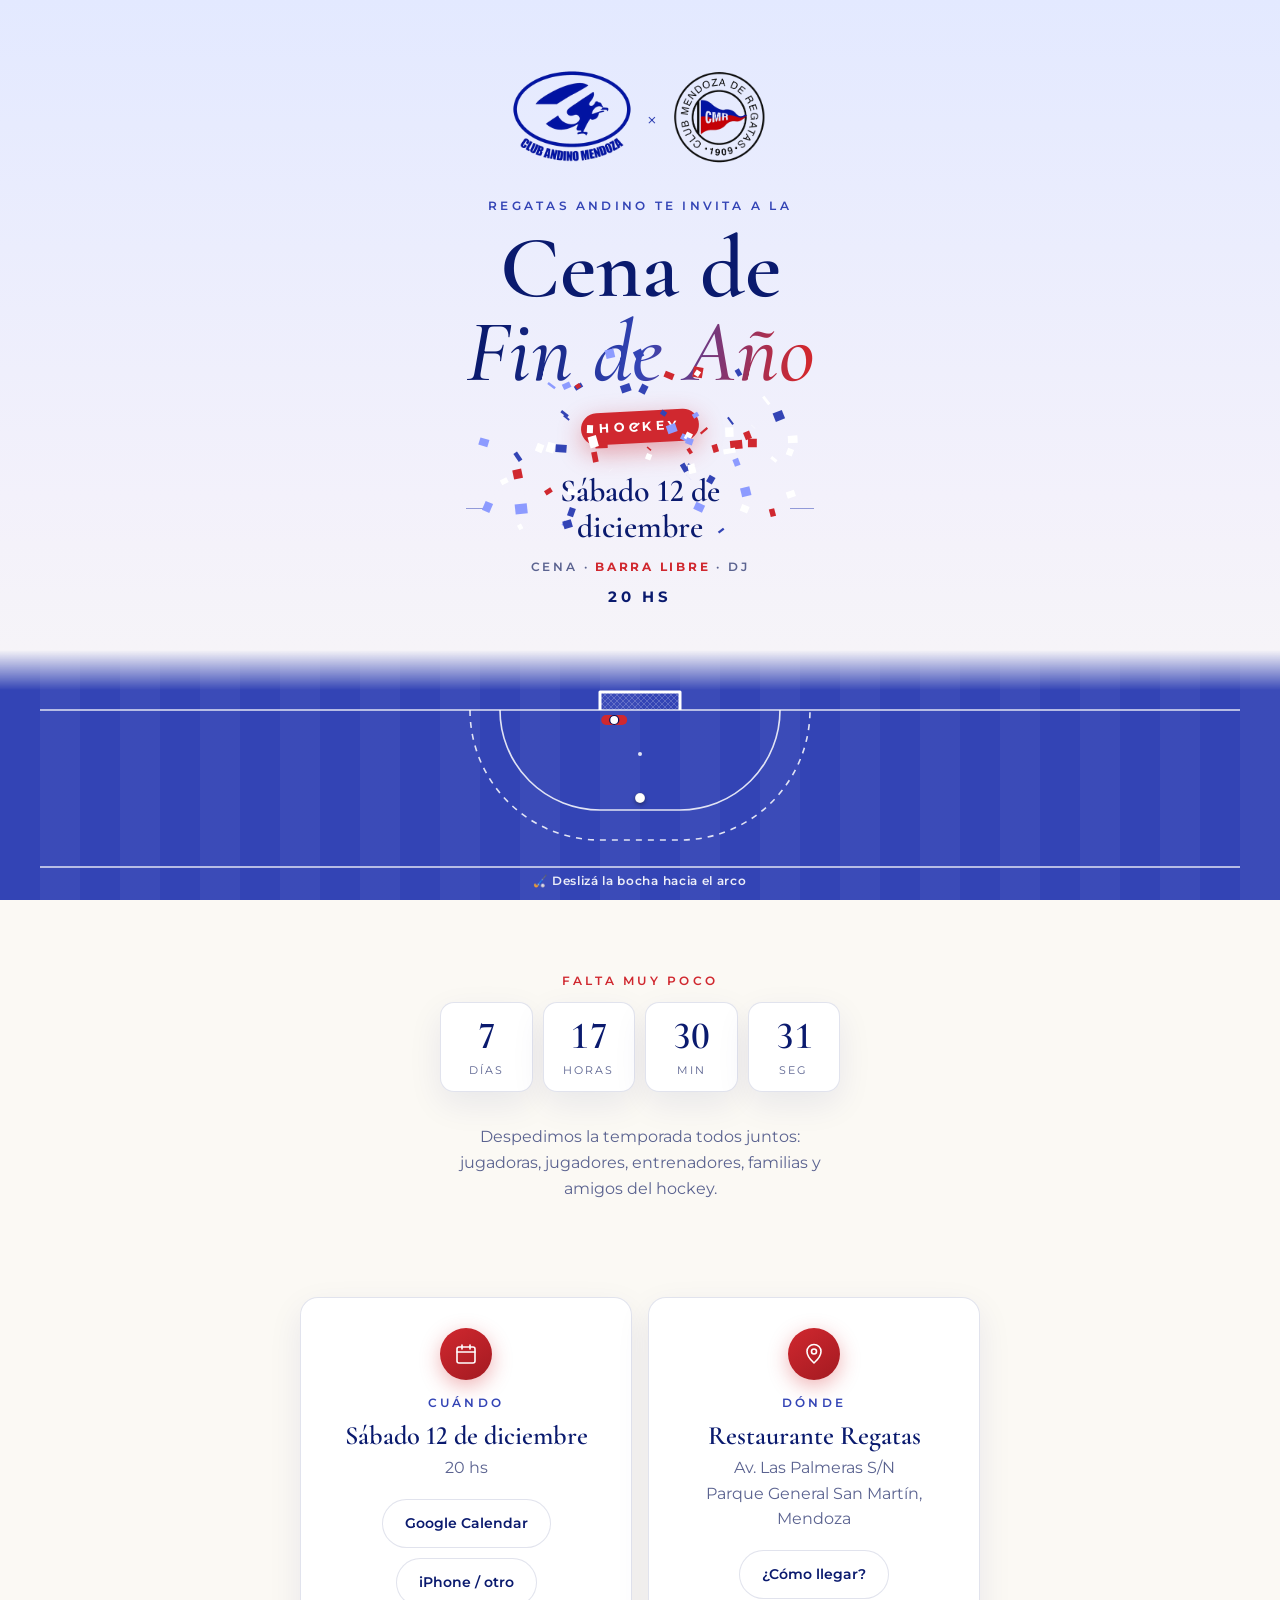
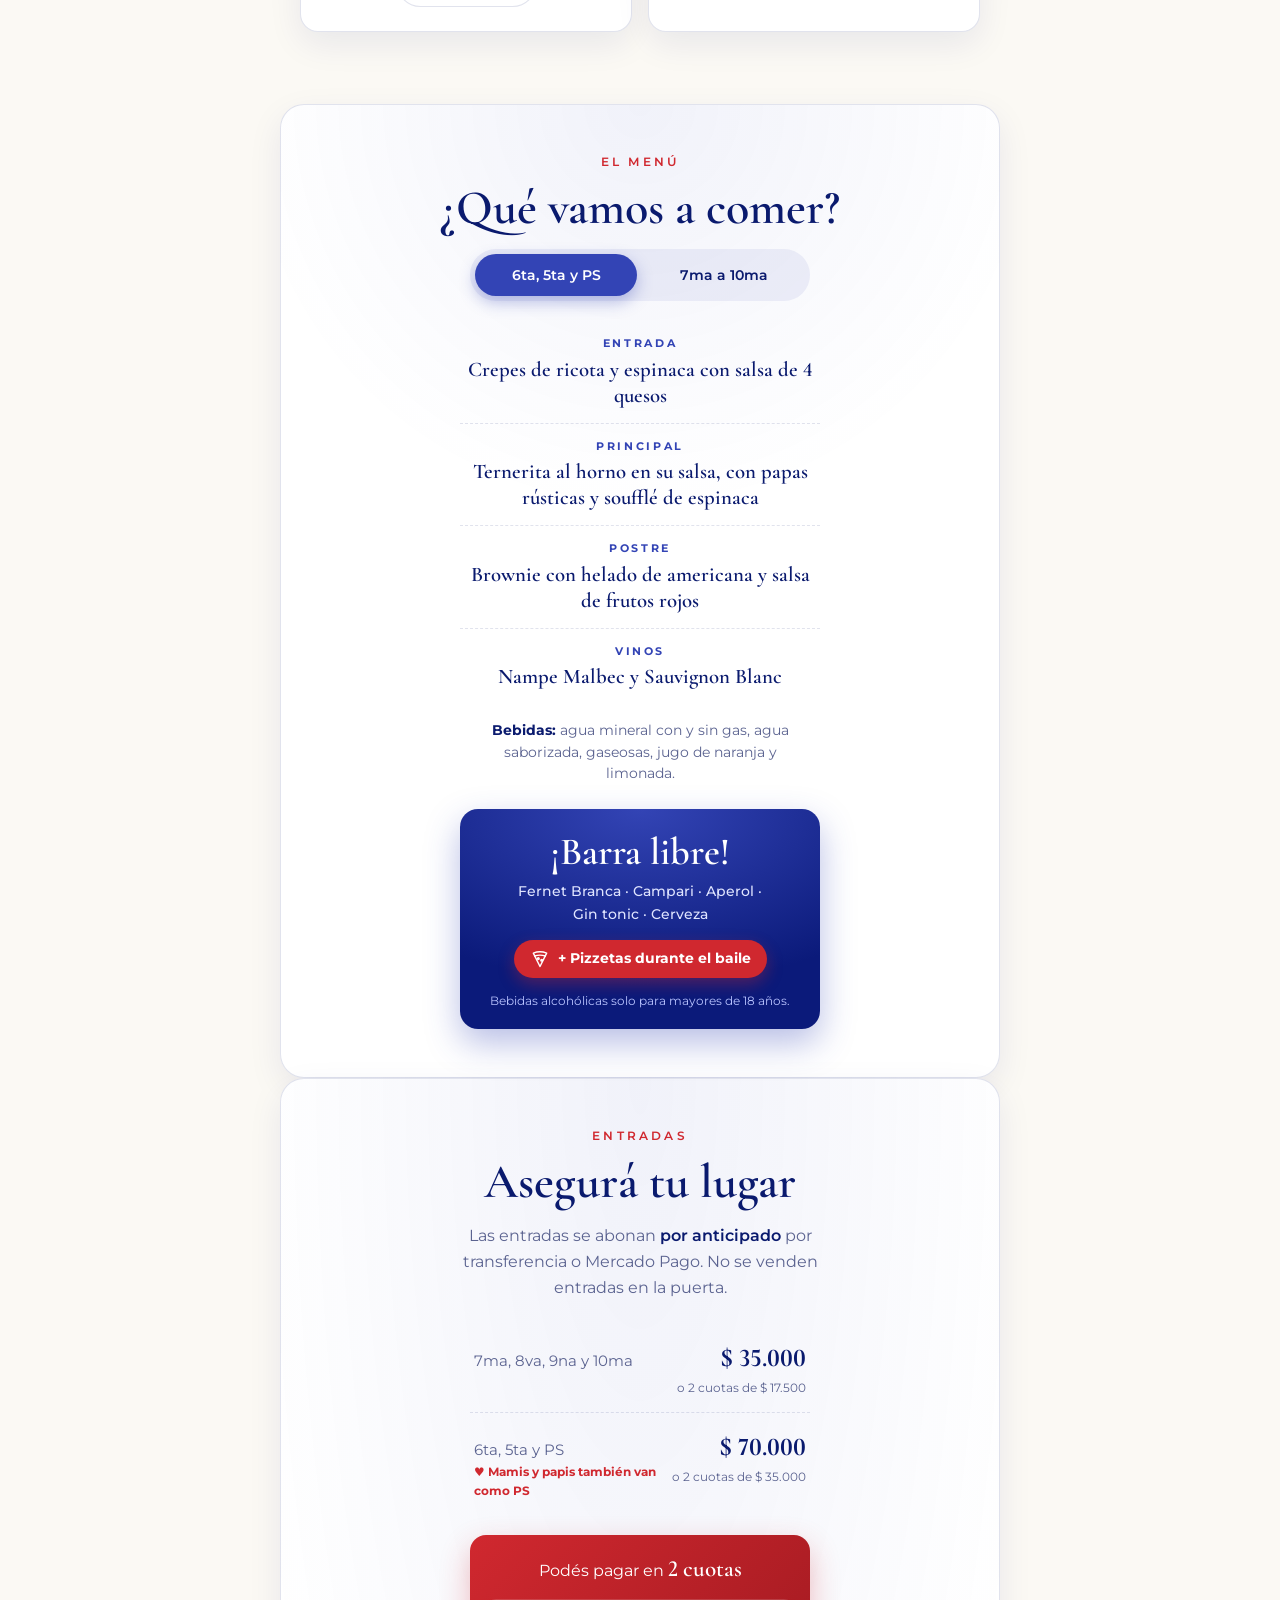
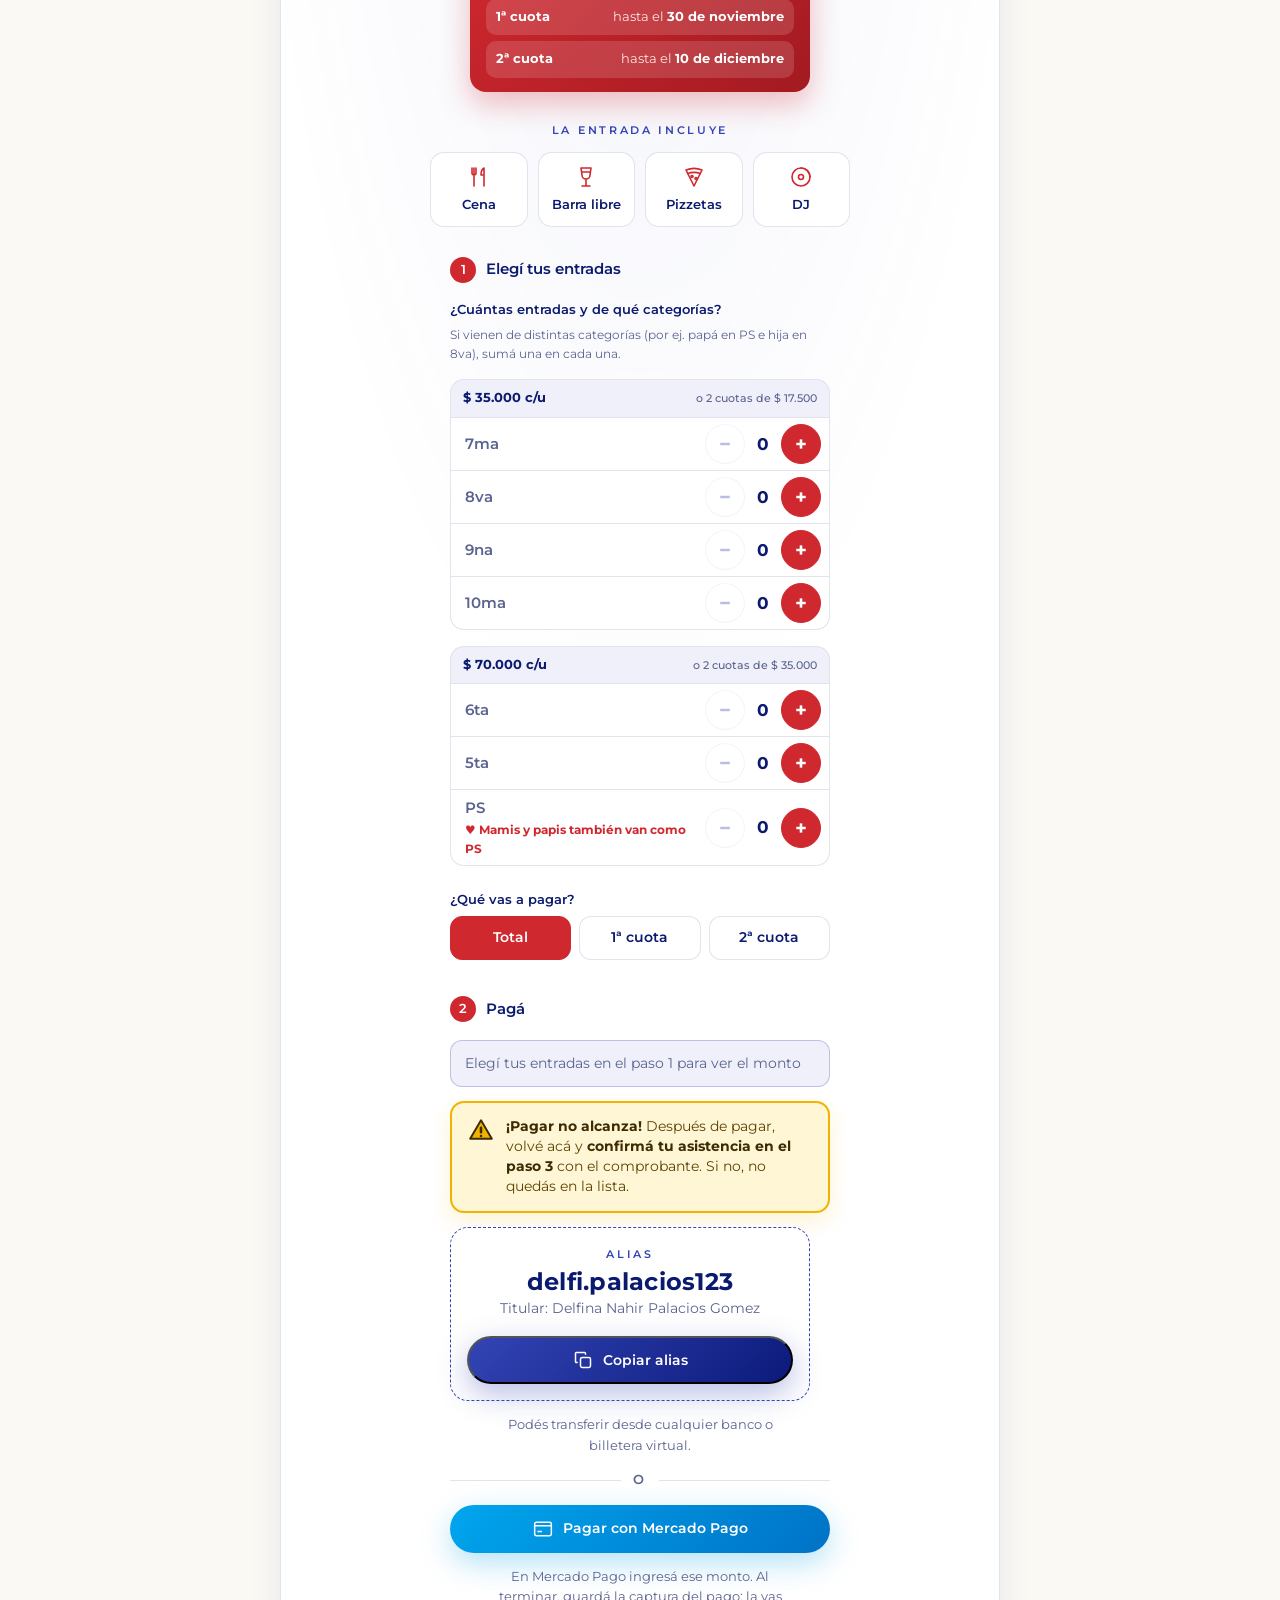
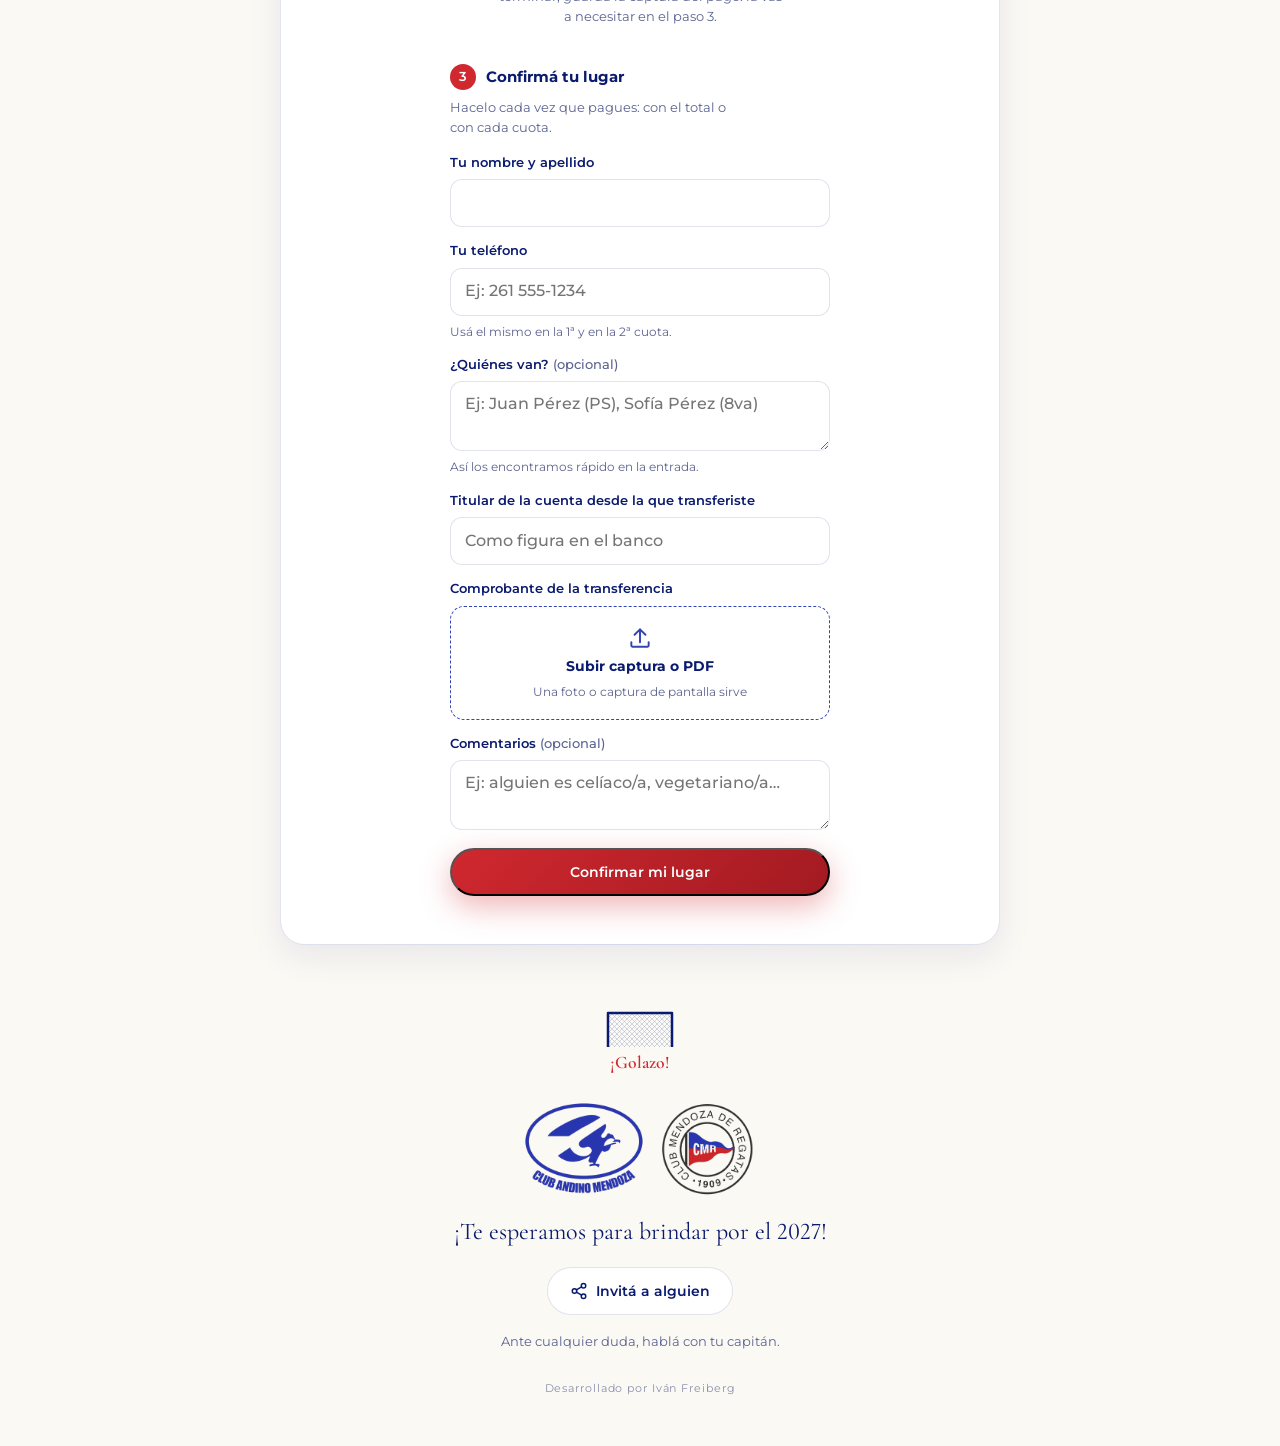
<file: index.html>
<!doctype html>
<html lang="es-AR" data-theme="claro">
<head>
  <meta charset="utf-8">
  <meta name="viewport" content="width=device-width, initial-scale=1, viewport-fit=cover">
  <title>Cena de Fin de Año del Hockey · Regatas Andino</title>
  <meta name="description" content="Te invitamos a la Cena de Fin de Año del Hockey de Regatas Andino. Sábado 12 de diciembre, 20 hs, en el Restaurante Regatas.">
  <meta name="theme-color" content="#e3e9ff">

  <!-- Tema de colores: la invitación es clara (data-theme="claro" en <html>).
       La versión oscura sigue disponible agregando ?tema=oscuro a la URL. -->
  <script>
    if (new URLSearchParams(location.search).get("tema") === "oscuro") {
      document.documentElement.removeAttribute("data-theme");
      document.querySelector('meta[name="theme-color"]').setAttribute("content", "#010a55");
    }
  </script>

  <!-- Vista previa al compartir por WhatsApp / redes sociales (las URLs tienen que ser absolutas) -->
  <link rel="canonical" href="https://ivancsir.github.io/cena-hockey/">
  <meta property="og:type" content="website">
  <meta property="og:url" content="https://ivancsir.github.io/cena-hockey/">
  <meta property="og:site_name" content="Regatas Andino">
  <meta property="og:locale" content="es_AR">
  <meta property="og:title" content="Cena de Fin de Año del Hockey · Regatas Andino">
  <meta property="og:description" content="Sábado 12 de diciembre · 20 hs · Restaurante Regatas. Cena, barra libre y DJ. ¡Te esperamos!">
  <meta property="og:image" content="https://ivancsir.github.io/cena-hockey/img/og-flyer-pdf.jpg">
  <meta property="og:image:type" content="image/jpeg">
  <meta property="og:image:width" content="1080">
  <meta property="og:image:height" content="1521">
  <meta property="og:image:alt" content="Flyer de la Cena de Fin de Año del Hockey: sábado 12 de diciembre, 20 hs, Restaurante Regatas">
  <meta name="twitter:card" content="summary_large_image">

  <link rel="icon" href="img/logo-regatas.png">
  <link rel="preconnect" href="https://fonts.googleapis.com">
  <link rel="preconnect" href="https://fonts.gstatic.com" crossorigin>
  <link href="https://fonts.googleapis.com/css2?family=Cormorant+Garamond:ital,wght@0,500;0,600;1,500&family=Montserrat:wght@400;500;600;700&display=swap" rel="stylesheet">
  <!-- ?v=: cambiar el número en cada cambio para que los celulares no usen la versión vieja guardada -->
  <link rel="stylesheet" href="css/styles.css?v=10">
</head>
<body>

  <!-- ============ PORTADA ============ -->
  <header class="hero">
    <canvas class="stars" aria-hidden="true"></canvas>

    <div class="hero__content">
      <div class="logos">
        <img class="logo--blanco" src="img/logo-andino.png" alt="Club Andino Mendoza" width="660" height="520">
        <img class="logo--color" src="img/logo-andino-color.png" alt="Club Andino Mendoza" width="660" height="520">
        <span class="logos__x" aria-hidden="true">×</span>
        <img class="logo--blanco" src="img/logo-regatas.png" alt="Club Mendoza de Regatas" width="510" height="500">
        <img class="logo--color" src="img/logo-regatas-color.png" alt="Club Mendoza de Regatas" width="510" height="500">
      </div>

      <p class="eyebrow">Regatas Andino te invita a la</p>
      <h1 class="hero__title">Cena de<br><em>Fin de Año</em></h1>
      <p class="hero__tag">Hockey</p>
      <p class="hero__date">Sábado 12 de diciembre</p>
      <p class="hero__extras">Cena · <strong>Barra libre</strong> · DJ</p>
      <p class="hero__hora" data-hora>20 hs</p>

      <!-- Solo aparece el día de la cena (lo maneja js/main.js) -->
      <div class="hoy" data-hoy hidden>
        <p class="hoy__titulo" data-hoy-titulo>¡Hoy es la cena! 🏑</p>
        <p class="hoy__txt" data-hoy-txt>Te esperamos a las 20 hs en el Restaurante Regatas.</p>
        <div class="hoy__acciones">
          <a class="btn btn--primary" data-link="maps" target="_blank" rel="noopener">Cómo llegar</a>
          <a class="btn btn--ghost" href="#menu">Ver el menú</a>
        </div>
      </div>
    </div>

    <!-- Cancha de hockey vista desde arriba: mini juego de tiro al arco -->
    <div class="pitch is-idle">
      <svg viewBox="0 0 400 250" preserveAspectRatio="xMidYMax meet" aria-hidden="true">
        <defs>
          <pattern id="red-cancha" width="6" height="6" patternUnits="userSpaceOnUse">
            <path d="M0 0L6 6M6 0L0 6" stroke="rgba(255,255,255,.35)" stroke-width=".6"/>
          </pattern>
        </defs>
        <!-- red del arco -->
        <rect x="160" y="42" width="80" height="18" fill="url(#red-cancha)"/>
        <g class="pitch__lines">
          <!-- línea de fondo -->
          <line x1="-400" y1="60" x2="800" y2="60"/>
          <!-- línea de 23 m -->
          <line x1="-400" y1="217" x2="800" y2="217"/>
          <!-- área -->
          <path d="M60 60 A100 100 0 0 0 160 160 L240 160 A100 100 0 0 0 340 60"/>
          <!-- línea punteada de 5 m -->
          <path class="pitch__dashed" d="M30 60 A130 130 0 0 0 160 190 L240 190 A130 130 0 0 0 370 60"/>
        </g>
        <!-- arco -->
        <path class="pitch__goal" d="M160 60 L160 42 L240 42 L240 60"/>
        <!-- punto de penal -->
        <circle class="pitch__spot" cx="200" cy="104" r="2"/>
        <!-- arquero (visto desde arriba) -->
        <g class="pitch__keeper" transform="translate(200 70)">
          <rect x="-13" y="-5" width="26" height="10" rx="5"/>
          <circle r="4.5"/>
        </g>
        <!-- bocha -->
        <circle class="pitch__ring" cx="200" cy="148" r="10"/>
        <circle class="pitch__ball" cx="200" cy="148" r="5"/>
      </svg>

      <button class="pitch__grab" type="button" aria-label="Patear al arco"></button>
      <p class="pitch__hint">🏑 Deslizá la bocha hacia el arco</p>
      <div class="pitch__toast" role="status" aria-live="polite">
        <strong></strong>
        <span></span>
        <small hidden>Seguí deslizando</small>
      </div>
    </div>
  </header>

  <main>

    <!-- ============ CUENTA REGRESIVA ============ -->
    <section id="cuenta" class="section reveal">
      <p class="eyebrow">Falta muy poco</p>
      <div class="countdown" data-countdown>
        <div><strong data-d>--</strong><span>días</span></div>
        <div><strong data-h>--</strong><span>horas</span></div>
        <div><strong data-m>--</strong><span>min</span></div>
        <div><strong data-s>--</strong><span>seg</span></div>
      </div>
      <p class="lead">Despedimos la temporada todos juntos: jugadoras, jugadores, entrenadores, familias y amigos del hockey.</p>
    </section>

    <!-- ============ CUÁNDO Y DÓNDE ============ -->
    <section class="section cards">
      <article class="card reveal">
        <div class="card__icon" aria-hidden="true">
          <svg viewBox="0 0 24 24"><rect x="3" y="5" width="18" height="16" rx="2"/><path d="M3 10h18M8 3v4M16 3v4"/></svg>
        </div>
        <h2>Cuándo</h2>
        <p class="card__big">Sábado 12 de diciembre</p>
        <p data-hora>20 hs</p>
        <div class="card__actions">
          <a class="btn btn--ghost" data-link="googleCalendar" target="_blank" rel="noopener">Google Calendar</a>
          <a class="btn btn--ghost" href="evento.ics" download="cena-hockey-regatas-andino.ics">iPhone / otro</a>
        </div>
      </article>

      <article class="card reveal">
        <div class="card__icon" aria-hidden="true">
          <svg viewBox="0 0 24 24"><path d="M12 21s-7-6.2-7-11.5A7 7 0 0 1 19 9.5C19 14.8 12 21 12 21Z"/><circle cx="12" cy="9.5" r="2.5"/></svg>
        </div>
        <h2>Dónde</h2>
        <p class="card__big">Restaurante Regatas</p>
        <p>Av. Las Palmeras S/N<br>Parque General San Martín, Mendoza</p>
        <div class="card__actions">
          <a class="btn btn--ghost" data-link="maps" target="_blank" rel="noopener">¿Cómo llegar?</a>
        </div>
      </article>
    </section>

    <!-- ============ MENÚ ============ -->
    <section id="menu" class="section section--panel reveal">
      <p class="eyebrow">El menú</p>
      <h2 class="section__title">¿Qué vamos a comer?</h2>

      <div class="tabs" role="tablist" aria-label="Menú según categoría">
        <button type="button" role="tab" id="tab-mayores" aria-controls="menu-mayores" aria-selected="true">6ta, 5ta y PS</button>
        <button type="button" role="tab" id="tab-menores" aria-controls="menu-menores" aria-selected="false" tabindex="-1">7ma a 10ma</button>
      </div>

      <div class="menu__panel" id="menu-mayores" role="tabpanel" aria-labelledby="tab-mayores">
        <dl class="platos">
          <div><dt>Entrada</dt><dd>Crepes de ricota y espinaca con salsa de 4 quesos</dd></div>
          <div><dt>Principal</dt><dd>Ternerita al horno en su salsa, con papas rústicas y soufflé de espinaca</dd></div>
          <div><dt>Postre</dt><dd>Brownie con helado de americana y salsa de frutos rojos</dd></div>
          <div><dt>Vinos</dt><dd>Nampe Malbec y Sauvignon Blanc</dd></div>
        </dl>
      </div>

      <div class="menu__panel" id="menu-menores" role="tabpanel" aria-labelledby="tab-menores" hidden>
        <dl class="platos">
          <div><dt>Principal</dt><dd>Milanesa con papas fritas</dd></div>
          <div><dt>Postre</dt><dd>Helado</dd></div>
        </dl>
      </div>

      <p class="menu__bebidas"><strong>Bebidas:</strong> agua mineral con y sin gas, agua saborizada, gaseosas, jugo de naranja y limonada.</p>

      <!-- Solo se muestra en la pestaña "6ta, 5ta y PS" -->
      <div class="barra" data-solo-tab="menu-mayores">
        <p class="barra__titulo">¡Barra libre!</p>
        <p class="barra__items">Fernet Branca · Campari · Aperol · Gin tonic · Cerveza</p>
        <p class="barra__pizzetas">
          <svg viewBox="0 0 24 24" aria-hidden="true"><path d="M4 5c5-2 11-2 16 0L12 21 4 5Z"/><path d="M5.6 8.4c4-1.3 8.8-1.3 12.8 0"/><circle cx="10" cy="11.5" r="1"/><circle cx="14" cy="13.5" r="1"/></svg>
          + Pizzetas durante el baile
        </p>
        <p class="barra__nota">Bebidas alcohólicas solo para mayores de 18 años.</p>
      </div>
    </section>

    <!-- ============ ENTRADAS ============ -->
    <section id="entradas" class="section section--panel reveal">
      <p class="eyebrow">Entradas</p>
      <h2 class="section__title">Asegurá tu lugar</h2>
      <p class="lead">Las entradas se abonan <strong>por anticipado</strong> por transferencia o Mercado Pago. No se venden entradas en la puerta.</p>

      <ul class="prices" data-prices></ul>

      <div class="cuotas">
        <p class="cuotas__title">Podés pagar en <strong>2 cuotas</strong></p>
        <ol class="cuotas__list">
          <li><strong>1ª cuota</strong><span>hasta el <b data-cuota1>30 de noviembre</b></span></li>
          <li><strong>2ª cuota</strong><span>hasta el <b data-cuota2>10 de diciembre</b></span></li>
        </ol>
      </div>

      <p class="includes__title">La entrada incluye</p>
      <ul class="includes">
        <li>
          <svg viewBox="0 0 24 24" aria-hidden="true"><path d="M7 3v8M5 3v5a2 2 0 0 0 4 0V3M7 11v10M17 21V3c-2 1-3 3.5-3 7h3"/></svg>
          Cena
        </li>
        <li>
          <svg viewBox="0 0 24 24" aria-hidden="true"><path d="M7 3h10l-1 7a4 4 0 0 1-8 0L7 3ZM12 14v7M8 21h8M7.5 7h9"/></svg>
          Barra libre
        </li>
        <li>
          <svg viewBox="0 0 24 24" aria-hidden="true"><path d="M4 5c5-2 11-2 16 0L12 21 4 5Z"/><path d="M5.6 8.4c4-1.3 8.8-1.3 12.8 0"/><circle cx="10" cy="11.5" r="1"/><circle cx="14" cy="13.5" r="1"/></svg>
          Pizzetas
        </li>
        <li>
          <svg viewBox="0 0 24 24" aria-hidden="true"><circle cx="12" cy="12" r="9"/><circle cx="12" cy="12" r="2.5"/><path d="M12 3a9 9 0 0 1 9 9"/></svg>
          DJ
        </li>
      </ul>

      <!-- Compra en 3 pasos: 1) entradas → 2) pago → 3) datos + comprobante -->
      <div class="pago">
        <form class="form" data-form novalidate>

        <!-- PASO 1 -->
        <p class="pago__step" id="confirmar"><span>1</span> Elegí tus entradas</p>

        <fieldset class="field entradas-sel" data-entradas>
          <legend>¿Cuántas entradas y de qué categorías?</legend>
          <p class="entradas-sel__hint">Si vienen de distintas categorías (por ej. papá en PS e hija en 8va), sumá una en cada una.</p>
          <!-- Las categorías se arman desde CONFIG.precios en js/main.js -->
        </fieldset>

        <fieldset class="field opciones">
          <legend>¿Qué vas a pagar?</legend>
          <label><input type="radio" name="pago" value="Total" checked><span>Total</span></label>
          <label><input type="radio" name="pago" value="1ª cuota"><span>1ª cuota</span></label>
          <label><input type="radio" name="pago" value="2ª cuota"><span>2ª cuota</span></label>
        </fieldset>

        <p class="form__cuota2" data-aviso-cuota2 hidden>Elegí arriba <strong>las mismas entradas que en la 1ª cuota</strong>. Es solo para calcular el monto: no se suman entradas nuevas.</p>

        <p class="form__total" data-total hidden>Total a transferir: <strong></strong></p>

        <!-- PASO 2 -->
        <p class="pago__step"><span>2</span> Pagá</p>

        <div class="pago__monto" data-monto-pago>
          <span data-monto-label>Elegí tus entradas en el paso 1 para ver el monto</span>
          <strong data-monto-valor></strong>
        </div>

        <div class="pago__aviso" role="note">
          <svg viewBox="0 0 24 24" aria-hidden="true"><path d="M12 3 2 20h20L12 3Z"/><path d="M12 10v4M12 17.5v.01" fill="none" stroke-width="2.4"/></svg>
          <p data-aviso-pago><strong>¡Pagar no alcanza!</strong> Después de pagar, volvé acá y <strong>confirmá tu asistencia en el paso 3</strong> con el comprobante. Si no, no quedás en la lista.</p>
        </div>

        <div class="pago__box">
          <p class="pago__label">Alias</p>
          <p class="pago__alias" data-alias>PENDIENTE</p>
          <p class="pago__titular">Titular: <span data-titular>PENDIENTE</span></p>
          <button class="btn btn--primary pago__copy" type="button" data-copiar>
            <svg viewBox="0 0 24 24" aria-hidden="true"><rect x="9" y="9" width="12" height="12" rx="2"/><path d="M5 15H4a1 1 0 0 1-1-1V4a1 1 0 0 1 1-1h10a1 1 0 0 1 1 1v1"/></svg>
            <span>Copiar alias</span>
          </button>
        </div>
        <p class="pago__hint pago__hint--sm">Podés transferir desde cualquier banco o billetera virtual.</p>

        <p class="pago__o"><span>o</span></p>
        <a class="btn btn--mp" data-link="mercadoPago" target="_blank" rel="noopener">
          <svg viewBox="0 0 24 24" aria-hidden="true"><path d="M2 8h20v10a2 2 0 0 1-2 2H4a2 2 0 0 1-2-2V8Zm0 0V6a2 2 0 0 1 2-2h16a2 2 0 0 1 2 2v2M6 15h4"/></svg>
          Pagar con Mercado Pago
        </a>
        <p class="pago__hint">En Mercado Pago ingresá ese monto. Al terminar, guardá la captura del pago: la vas a necesitar en el paso 3.</p>

        <!-- PASO 3 -->
        <p class="pago__step"><span>3</span> <b data-paso3>Confirmá tu lugar</b></p>
        <p class="pago__hint pago__hint--top">Hacelo cada vez que pagues: con el total o con cada cuota.</p>

          <label class="field">
            <span>Tu nombre y apellido</span>
            <input name="nombre" type="text" autocomplete="name" required maxlength="80">
          </label>

          <label class="field">
            <span>Tu teléfono</span>
            <input name="telefono" type="tel" autocomplete="tel" inputmode="tel" required maxlength="30" placeholder="Ej: 261 555-1234">
            <small class="field__nota">Usá el mismo en la 1ª y en la 2ª cuota.</small>
          </label>

          <label class="field">
            <span>¿Quiénes van? <em>(opcional)</em></span>
            <textarea name="asistentes" rows="2" maxlength="400" placeholder="Ej: Juan Pérez (PS), Sofía Pérez (8va)"></textarea>
            <small class="field__nota">Así los encontramos rápido en la entrada.</small>
          </label>

          <label class="field">
            <span>Titular de la cuenta desde la que transferiste</span>
            <input name="titular" type="text" required maxlength="80" placeholder="Como figura en el banco">
          </label>

          <div class="field">
            <span>Comprobante de la transferencia</span>
            <label class="upload" data-upload>
              <input name="comprobante" type="file" accept="image/*,application/pdf" required>
              <svg viewBox="0 0 24 24" aria-hidden="true"><path d="M12 16V4M7 9l5-5 5 5M4 16v3a1 1 0 0 0 1 1h14a1 1 0 0 0 1-1v-3"/></svg>
              <strong data-upload-label>Subir captura o PDF</strong>
              <small>Una foto o captura de pantalla sirve</small>
            </label>
          </div>

          <label class="field">
            <span>Comentarios <em>(opcional)</em></span>
            <textarea name="comentarios" rows="2" maxlength="300" placeholder="Ej: alguien es celíaco/a, vegetariano/a…"></textarea>
          </label>

          <!-- Trampa para bots: no completar -->
          <input class="form__hp" name="website" type="text" tabindex="-1" autocomplete="off" aria-hidden="true">

          <p class="form__error" data-form-error role="alert" hidden></p>

          <button class="btn btn--primary form__submit" type="submit">
            <span data-submit-label>Confirmar mi lugar</span>
          </button>
        </form>

        <div class="form__ok" data-form-ok hidden>
          <p class="form__ok-title" data-ok-title>¡Ya estás en la lista! 🏑</p>
          <p>Vamos a verificar tu transferencia. ¡Nos vemos el sábado 12 de diciembre!</p>
          <p class="form__ok-cuota" data-ok-cuota hidden>Acordate: la <strong>2ª cuota</strong> se paga hasta el <strong data-cuota2>10 de diciembre</strong>. Cuando la pagues, volvé a cargar el comprobante acá eligiendo “2ª cuota”.</p>
          <button class="btn btn--ghost" type="button" data-form-otra>Cargar otra persona</button>
        </div>
      </div>
    </section>

  </main>

  <footer class="footer">
    <div class="footer__goal" aria-hidden="true">
      <svg viewBox="0 0 76 40">
        <defs>
          <pattern id="red-pie" width="5" height="5" patternUnits="userSpaceOnUse">
            <path d="M0 0L5 5M5 0L0 5" stroke="currentColor" stroke-width=".5" opacity=".35"/>
          </pattern>
        </defs>
        <rect class="red" x="6" y="4" width="64" height="34" fill="url(#red-pie)"/>
        <path class="marco" d="M6 38 L6 4 L70 4 L70 38"/>
      </svg>
      <p class="footer__goal-txt">¡Golazo!</p>
    </div>
    <div class="logos logos--small">
      <img class="logo--blanco" src="img/logo-andino.png" alt="Club Andino Mendoza" loading="lazy" width="660" height="520">
      <img class="logo--color" src="img/logo-andino-color.png" alt="Club Andino Mendoza" loading="lazy" width="660" height="520">
      <img class="logo--blanco" src="img/logo-regatas.png" alt="Club Mendoza de Regatas" loading="lazy" width="510" height="500">
      <img class="logo--color" src="img/logo-regatas-color.png" alt="Club Mendoza de Regatas" loading="lazy" width="510" height="500">
    </div>
    <p>¡Te esperamos para brindar por el 2027!</p>
    <button class="btn btn--ghost footer__share" type="button" data-compartir>
      <svg viewBox="0 0 24 24" aria-hidden="true"><circle cx="18" cy="5" r="3"/><circle cx="6" cy="12" r="3"/><circle cx="18" cy="19" r="3"/><path d="M8.6 13.5l6.8 4M15.4 6.5l-6.8 4"/></svg>
      Invitá a alguien
    </button>
    <p class="footer__small">Ante cualquier duda, hablá con tu capitán.</p>
    <p class="footer__credit">Desarrollado por Iván Freiberg</p>
  </footer>

  <!-- Barra fija para celular -->
  <nav class="dock" aria-label="Acciones rápidas">
    <a href="#entradas">Entradas</a>
    <a class="dock__main" href="#confirmar">Confirmar</a>
    <a data-link="maps" target="_blank" rel="noopener">Cómo llegar</a>
  </nav>

  <!-- La jugada: recorrido de la bocha mientras se baja -->
  <svg class="jugada" aria-hidden="true">
    <defs><clipPath id="jugada-clip"><rect x="0" y="0" width="100%" height="0"/></clipPath></defs>
    <path class="jugada__trail" clip-path="url(#jugada-clip)"/>
    <circle class="jugada__ball" r="6" style="opacity:0"/>
  </svg>

  <!-- Festejo de gol al confirmar o comprar -->
  <div class="gol" hidden>
    <div class="gol__card" role="status" aria-live="assertive">
      <svg class="gol__arco" viewBox="0 0 150 80" aria-hidden="true">
        <defs>
          <pattern id="red-gol" width="7" height="7" patternUnits="userSpaceOnUse">
            <path d="M0 0L7 7M7 0L0 7" stroke="rgba(255,255,255,.4)" stroke-width=".7"/>
          </pattern>
        </defs>
        <rect class="red" x="10" y="8" width="130" height="70" fill="url(#red-gol)"/>
        <path class="marco" d="M10 78 L10 8 L140 8 L140 78"/>
        <circle class="bocha" cx="75" cy="52" r="7"/>
      </svg>
      <p class="gol__title">¡GOL!</p>
      <p class="gol__msg"></p>
    </div>
  </div>

  <script src="js/main.js?v=10" defer></script>
</body>
</html>
</file>
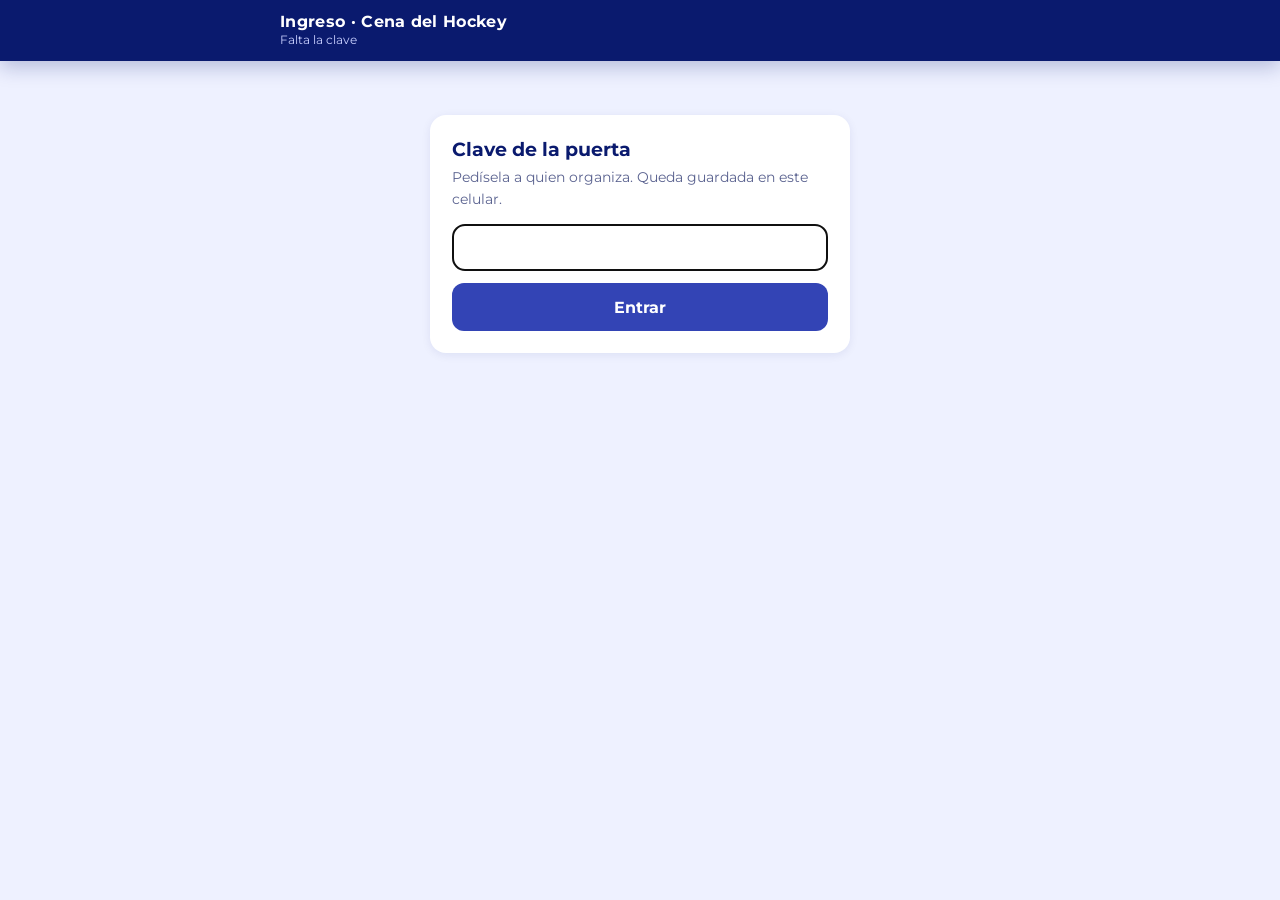
<file: puerta/index.html>
<!doctype html>
<html lang="es-AR">
<head>
  <meta charset="utf-8">
  <meta name="viewport" content="width=device-width, initial-scale=1, viewport-fit=cover">
  <meta name="robots" content="noindex, nofollow">
  <title>Ingreso · Cena del Hockey</title>
  <meta name="theme-color" content="#0a1a6e">
  <link rel="icon" href="../img/logo-regatas.png">
  <link rel="preconnect" href="https://fonts.googleapis.com">
  <link rel="preconnect" href="https://fonts.gstatic.com" crossorigin>
  <link href="https://fonts.googleapis.com/css2?family=Montserrat:wght@400;500;600;700;800&display=swap" rel="stylesheet">
  <style>
    :root {
      --azul: #0a1a6e; --royal: #3344b5; --rojo: #d0282f;
      --texto: #1d2450; --suave: #5b6390; --linea: rgba(10, 26, 110, .12);
      --fondo: #eef1ff; --panel: #ffffff;
      --ok: #157a3c; --ok-bg: #e3f6ea;
      --amarillo: #8a6100; --amarillo-bg: #fff4d6;
      --falta: #b3261e; --falta-bg: #fde6e4;
      --revisar: #6a3fb5; --revisar-bg: #efe7fd;
      --radio: 16px;
    }
    * { box-sizing: border-box; }
    /* overscroll contain: el "estirar para actualizar" es propio (el del navegador recarga
       la página entera, y sin señal la deja en blanco) */
    html, body { overscroll-behavior-y: contain; }
    html { -webkit-text-size-adjust: 100%; }
    body { margin: 0; font-family: "Montserrat", system-ui, -apple-system, "Segoe UI", sans-serif; background: var(--fondo); color: var(--texto); }
    button { font: inherit; cursor: pointer; }
    [hidden] { display: none !important; }

    /* Cabecera fija con contador y buscador */
    .top { position: sticky; top: 0; z-index: 5; background: var(--azul); color: #fff; padding: 12px 16px 14px; padding-top: max(12px, env(safe-area-inset-top)); box-shadow: 0 6px 20px rgba(10, 26, 110, .25); }
    .top__fila { display: flex; align-items: center; gap: 12px; max-width: 720px; margin: 0 auto; }
    .top__titulo { flex: 1; min-width: 0; }
    .top__titulo h1 { margin: 0; font-size: 1rem; font-weight: 700; letter-spacing: .02em; }
    .top__sync { margin: 2px 0 0; font-size: .72rem; color: #c9d0ff; }
    .top__sync.is-offline { color: #ffd27a; }
    .contador { text-align: right; line-height: 1.1; }
    .contador strong { display: block; font-size: 1.5rem; font-weight: 800; font-variant-numeric: tabular-nums; }
    .contador span { font-size: .7rem; color: #c9d0ff; }
    .buscar { position: relative; max-width: 720px; margin: 12px auto 0; }
    .buscar input { width: 100%; font: inherit; font-size: 1.15rem; padding: 14px 48px 14px 16px; border-radius: 12px; border: 0; background: #fff; color: var(--texto); outline: none; }
    .buscar input:focus { box-shadow: 0 0 0 3px #8d9bff; }
    .buscar button { position: absolute; right: 6px; top: 50%; transform: translateY(-50%); width: 40px; height: 40px; border: 0; border-radius: 10px; background: #e7eaff; color: var(--azul); font-size: 1.2rem; }

    main { max-width: 720px; margin: 0 auto; padding: 14px 16px 90px; }
    .ptr { height: 0; overflow: hidden; display: flex; align-items: center; justify-content: center; gap: 8px; color: var(--suave); font-size: .85rem; font-weight: 600; }
    .ptr.is-suelto { transition: height .25s ease; }
    .ptr__flecha { display: inline-block; transition: transform .2s; font-size: 1.1rem; }
    .ptr.is-listo .ptr__flecha { transform: rotate(180deg); }
    .ptr.is-cargando .ptr__flecha { animation: girar .8s linear infinite; }
    @keyframes girar { to { transform: rotate(360deg); } }
    .ayuda { color: var(--suave); font-size: .85rem; text-align: center; margin: 18px 8px; line-height: 1.5; }

    /* Tarjeta de cada compra */
    .g { background: var(--panel); border-radius: var(--radio); padding: 14px 14px 12px; margin-bottom: 12px; border-left: 6px solid var(--ok); box-shadow: 0 2px 10px rgba(10, 26, 110, .06); }
    .g--sinverificar { border-left-color: #e0a800; }
    .g--falta { border-left-color: var(--falta); }
    .g--revisar { border-left-color: var(--revisar); }
    .g__top { display: flex; align-items: flex-start; justify-content: space-between; gap: 10px; }
    .g h2 { margin: 0; font-size: 1.15rem; line-height: 1.25; font-weight: 700; color: var(--azul); }
    .estado { flex-shrink: 0; font-size: .78rem; font-weight: 700; padding: 5px 9px; border-radius: 999px; background: var(--ok-bg); color: var(--ok); white-space: nowrap; }
    .estado--sinverificar { background: var(--amarillo-bg); color: var(--amarillo); }
    .estado--falta { background: var(--falta-bg); color: var(--falta); }
    .estado--revisar { background: var(--revisar-bg); color: var(--revisar); }
    .g__quienes { margin: 6px 0 0; font-size: .95rem; }
    .g__quienes b { color: var(--suave); font-weight: 600; }
    .g__meta { display: flex; flex-wrap: wrap; align-items: center; gap: 6px; margin: 8px 0 0; font-size: .8rem; color: var(--suave); }
    .chip { background: #e7eaff; color: var(--azul); font-weight: 700; padding: 3px 8px; border-radius: 8px; }
    .g__nota { margin: 8px 0 0; padding: 8px 10px; border-radius: 10px; background: var(--revisar-bg); color: #3f2475; font-size: .82rem; line-height: 1.4; }
    .ingreso { display: flex; align-items: center; gap: 10px; margin-top: 12px; padding-top: 12px; border-top: 1px solid var(--linea); }
    .ingreso__menos { width: 46px; height: 46px; border-radius: 12px; border: 1px solid var(--linea); background: #fff; color: var(--azul); font-size: 1.4rem; font-weight: 700; }
    .ingreso__menos:disabled { opacity: .3; cursor: default; }
    .ingreso__cuenta { flex: 1; font-size: .85rem; color: var(--suave); }
    .ingreso__cuenta strong { font-size: 1.3rem; color: var(--texto); font-variant-numeric: tabular-nums; }
    .ingreso__mas { min-width: 128px; height: 46px; border-radius: 12px; border: 0; background: var(--royal); color: #fff; font-weight: 700; font-size: 1rem; padding: 0 16px; }
    .ingreso__mas:disabled { background: var(--ok-bg); color: var(--ok); cursor: default; }
    .g.is-completo { opacity: .75; }

    /* Pantalla de clave */
    .login { max-width: 420px; margin: 40px auto; background: #fff; border-radius: var(--radio); padding: 22px; box-shadow: 0 2px 10px rgba(10, 26, 110, .08); }
    .login h2 { margin: 0 0 6px; color: var(--azul); font-size: 1.2rem; }
    .login p { margin: 0 0 14px; color: var(--suave); font-size: .9rem; line-height: 1.5; }
    .login input { width: 100%; font: inherit; font-size: 1.1rem; padding: 12px 14px; border-radius: 12px; border: 1px solid var(--linea); margin-bottom: 12px; }
    .login button { width: 100%; height: 48px; border: 0; border-radius: 12px; background: var(--royal); color: #fff; font-weight: 700; font-size: 1rem; }
    .login__error { color: var(--falta) !important; font-weight: 600; }

    .pie { display: flex; justify-content: center; gap: 10px; margin-top: 20px; }
    .pie button { border: 1px solid var(--linea); background: #fff; color: var(--azul); border-radius: 10px; padding: 10px 14px; font-size: .85rem; font-weight: 600; }

    .toast { position: fixed; left: 50%; bottom: max(18px, env(safe-area-inset-bottom)); transform: translate(-50%, 20px); opacity: 0; transition: .25s; background: var(--azul); color: #fff; padding: 12px 18px; border-radius: 12px; font-size: .9rem; font-weight: 600; box-shadow: 0 8px 24px rgba(0, 0, 0, .25); max-width: calc(100% - 32px); text-align: center; z-index: 10; pointer-events: none; }
    .toast.is-visible { opacity: 1; transform: translate(-50%, 0); }
    /* Pestañas Ingreso / Pagos */
    .tabs { display: flex; gap: 6px; max-width: 720px; margin: 12px auto 0; }
    .tabs button { flex: 1; height: 38px; border: 0; border-radius: 10px; background: rgba(255, 255, 255, .12); color: #dfe4ff; font-weight: 700; font-size: .9rem; }
    .tabs button[aria-pressed="true"] { background: #fff; color: var(--azul); }
    .tabs__n { display: inline-block; min-width: 20px; margin-left: 4px; padding: 1px 6px; border-radius: 999px; background: var(--rojo); color: #fff; font-size: .72rem; }

    /* Apartado Pagos */
    .cuotas { list-style: none; margin: 10px 0 0; padding: 0; display: grid; gap: 8px; }
    .cuota { padding: 9px 10px; border-radius: 10px; background: #f4f6ff; font-size: .88rem; }
    .cuota.is-ok { background: var(--ok-bg); }
    .cuota__fila { display: flex; justify-content: space-between; gap: 8px; }
    .cuota__est { font-size: .78rem; font-weight: 700; white-space: nowrap; }
    .cuota__chequeo { margin: 5px 0 0; font-size: .8rem; color: var(--ok); line-height: 1.4; }
    .cuota__chequeo.is-mal { color: var(--falta); }
    .cuota a { display: inline-block; margin-top: 5px; font-size: .8rem; font-weight: 600; color: var(--royal); }
    .acciones { display: flex; gap: 8px; margin-top: 12px; }
    .acciones button, .lote { flex: 1; min-height: 46px; border: 0; border-radius: 12px; background: var(--royal); color: #fff; font-weight: 700; font-size: .95rem; padding: 0 12px; }
    .acciones .secundario { background: #fff; color: var(--azul); border: 1px solid var(--linea); }
    .acciones button:disabled, .lote:disabled { opacity: .6; cursor: default; }
    .lote { width: 100%; margin-bottom: 4px; }
    .filtros { display: flex; gap: 6px; margin-bottom: 4px; }
    .filtros button { flex: 1; min-width: 0; min-height: 40px; padding: 4px 6px; line-height: 1.15; border: 1px solid var(--linea); border-radius: 10px; background: #fff; color: var(--azul); font-weight: 700; font-size: .85rem; }
    .filtros button[aria-pressed="true"] { background: var(--azul); color: #fff; border-color: var(--azul); }
    .wsp { flex: 1; display: flex; align-items: center; justify-content: center; min-height: 46px; border-radius: 12px; background: #1fa855; color: #fff; font-weight: 700; font-size: .95rem; text-decoration: none; padding: 0 12px; text-align: center; }
    .is-completo .wsp { background: #fff; color: #157a3c; border: 1px solid #b9e3c8; }

    .demo { background: #ffd27a; color: #4a3500; text-align: center; font-size: .78rem; font-weight: 700; padding: 6px; }
  </style>
</head>
<body>
  <div class="demo" data-demo hidden>MODO DEMO · datos inventados, nada se guarda</div>

  <header class="top">
    <div class="top__fila">
      <div class="top__titulo">
        <h1>Ingreso · Cena del Hockey</h1>
        <p class="top__sync" data-sync>Cargando…</p>
      </div>
      <div class="contador" data-contador hidden>
        <strong data-cont-num>0 / 0</strong>
        <span>ingresaron</span>
      </div>
    </div>
    <nav class="tabs" data-tabs hidden>
      <button type="button" data-tab="ingreso" aria-pressed="true">Ingreso</button>
      <button type="button" data-tab="pagos" aria-pressed="false">Pagos<span class="tabs__n" data-pend-n hidden></span></button>
    </nav>
    <div class="buscar" data-buscar hidden>
      <input type="text" placeholder="Nombre, apellido o categoría" autocomplete="off" autocorrect="off" autocapitalize="off" spellcheck="false" enterkeyhint="search" aria-label="Buscar" data-q>
      <button type="button" aria-label="Borrar búsqueda" data-limpiar hidden>✕</button>
    </div>
  </header>

  <div class="ptr" aria-hidden="true" data-ptr><span class="ptr__flecha">↓</span><span data-ptr-txt>Estirá para actualizar</span></div>

  <main>
    <form class="login" data-login hidden>
      <h2>Clave de la puerta</h2>
      <p>Pedísela a quien organiza. Queda guardada en este celular.</p>
      <p class="login__error" data-login-error hidden>La clave no es correcta.</p>
      <input type="text" autocomplete="off" autocapitalize="off" spellcheck="false" required aria-label="Clave" data-clave>
      <button type="submit">Entrar</button>
    </form>

    <div data-lista></div>

    <div class="pie" data-pie hidden>
      <button type="button" data-actualizar>Actualizar lista</button>
      <button type="button" data-salir>Cerrar sesión</button>
    </div>
  </main>

  <div class="toast" role="status" aria-live="polite" data-toast></div>

  <script>
  (() => {
    // Misma URL que CONFIG.sheetsUrl en js/main.js
    const URL_SCRIPT = "https://script.google.com/macros/s/AKfycbyA_TEJ6taShaEVKJBW1iI_juR6ZKE4uCQwFzwgGPgpRHqJGvPZmw3w_-fTOG5ePkYV/exec";
    const CADA = 20000; // cada cuánto se sincroniza con la planilla (ms)
    const MAX_TARJETAS = 60;

    const DEMO = new URLSearchParams(location.search).has("demo");
    const K = DEMO ? "puerta.demo." : "puerta.";
    const $ = (s) => document.querySelector(s);

    const guardado = {
      leer(k, def) { try { const v = localStorage.getItem(K + k); return v == null ? def : JSON.parse(v); } catch (e) { return def; } },
      escribir(k, v) { try { localStorage.setItem(K + k, JSON.stringify(v)); } catch (e) { /* sin almacenamiento */ } },
      borrar(k) { try { localStorage.removeItem(K + k); } catch (e) { /* nada */ } },
    };

    // La clave puede venir en el link: …/puerta/#clave=xxxx (el # no viaja a ningún servidor)
    const enLink = location.hash.match(/clave=([^&]+)/);
    if (enLink) {
      guardado.escribir("clave", decodeURIComponent(enLink[1]));
      history.replaceState(null, "", location.pathname + location.search);
    }

    let clave = DEMO ? "demo" : guardado.leer("clave", "");
    let datos = DEMO ? null : guardado.leer("datos", null);          // { grupos, totales, actualizado }
    let pendientes = guardado.leer("pendientes", []);  // toques todavía no guardados en la planilla
    let ultimoGuardado = 0;
    let enviando = false;
    let aviso = "";
    let listaVieja = false;
    let vista = guardado.leer("vista", "ingreso") === "pagos" ? "pagos" : "ingreso";
    let filtroPagos = guardado.leer("filtroPagos", "sinverificar");
    if (["sinverificar", "falta", "revisar"].indexOf(filtroPagos) < 0) filtroPagos = "sinverificar";

    const pesos = (n) => "$ " + Number(n).toLocaleString("es-AR");
    const esc = (s) => String(s == null ? "" : s).replace(/[&<>"']/g, (c) => ({ "&": "&amp;", "<": "&lt;", ">": "&gt;", '"': "&quot;", "'": "&#39;" }[c]));
    const norm = (s) => String(s || "").normalize("NFD").replace(/[̀-ͯ]/g, "").toLowerCase();

    function toast(txt) {
      const t = $("[data-toast]");
      t.textContent = txt;
      t.classList.add("is-visible");
      clearTimeout(toast.t);
      toast.t = setTimeout(() => t.classList.remove("is-visible"), 2200);
    }

    function ingresaron(g) {
      const extra = pendientes.filter((p) => p.id === g.id).reduce((a, p) => a + p.delta, 0);
      return Math.max(0, Math.min(g.total, g.ingresaron + extra));
    }

    // ───────── Estado de conexión ─────────
    function mostrarSync(error) {
      const el = $("[data-sync]");
      const n = pendientes.length;
      let txt;
      if (DEMO) txt = "Modo demo";
      else if (aviso && !datos) txt = aviso;
      else if (!navigator.onLine || error) txt = "Sin conexión" + (n ? ` · ${n} sin guardar` : " · usando la última lista");
      else if (n) txt = `Guardando ${n}…`;
      else if (datos && datos.actualizado) {
        const min = Math.round((Date.now() - new Date(datos.actualizado)) / 60000);
        txt = "Actualizado " + (min < 1 ? "recién" : `hace ${min} min`);
      } else txt = "Cargando…";
      el.textContent = txt;
      el.classList.toggle("is-offline", !DEMO && (!navigator.onLine || !!error || n > 0));
    }

    // ───────── Datos ─────────
    async function cargar() {
      if (DEMO) { if (!datos) datos = datosDemo(); render(); return true; }
      const inicio = Date.now();
      try {
        const res = await fetch(`${URL_SCRIPT}?accion=puerta&clave=${encodeURIComponent(clave)}`, { cache: "no-store" });
        const json = await res.json();
        if (json.error === "clave") return pedirClave(true);
        if (!json.ok) throw new Error(json.error || "Error");
        if (!Array.isArray(json.grupos)) {
          // El Apps Script todavía es la versión vieja (falta "Nueva versión" en Implementar)
          aviso = "La planilla todavía no está actualizada para el ingreso";
          return;
        }
        // Si mientras tanto se guardó un toque, esta lista ya está vieja: se espera a la próxima
        if (inicio < ultimoGuardado) return false;
        aviso = "";
        datos = { grupos: json.grupos, totales: json.totales, actualizado: json.actualizado };
        guardado.escribir("datos", datos);
        render();
        return true;
      } catch (e) {
        mostrarSync(true);
        return false;
      }
    }

    async function enviarPendientes() {
      if (DEMO || enviando || !pendientes.length) return;
      enviando = true;
      try {
        while (pendientes.length) {
          const p = pendientes[0];
          let json;
          try {
            const res = await fetch(URL_SCRIPT, {
              method: "POST",
              headers: { "Content-Type": "text/plain;charset=utf-8" },
              body: JSON.stringify({ accion: "ingreso", clave, fila: p.id, nombre: p.nombre, delta: p.delta, op: p.op }),
            });
            json = await res.json();
          } catch (e) {
            mostrarSync(true);
            break; // sin señal: se reintenta después con el mismo id, sin contar dos veces
          }
          if (json.error === "clave") { pedirClave(true); break; }
          pendientes.shift();
          if (json.ok) {
            const g = datos && datos.grupos.find((x) => x.id === json.id);
            if (g) g.ingresaron = json.ingresaron;
            ultimoGuardado = Date.now();
          } else if (json.error === "cambio") {
            // Alguien ordenó o borró filas en la planilla: ese toque no se guardó
            listaVieja = true;
            alert(`La planilla cambió y el ingreso de ${p.nombre || "esa compra"} NO se guardó.\nLa lista se va a actualizar: buscalo de nuevo y volvé a marcarlo.`);
          } else {
            toast("No se pudo guardar: " + (json.error || "error"));
          }
          guardado.escribir("pendientes", pendientes);
          guardado.escribir("datos", datos);
        }
      } finally {
        enviando = false;
        render();
      }
      if (listaVieja && !pendientes.length) {
        listaVieja = false;
        ultimoGuardado = 0;
        await cargar();
      }
    }

    async function sincronizar() {
      if (!clave) return false;
      await enviarPendientes();
      const ok = !pendientes.length && await cargar();
      mostrarSync(!ok && !navigator.onLine);
      return ok;
    }

    // ───────── Estirar para actualizar ─────────
    const ptr = $("[data-ptr]");
    const ptrTxt = $("[data-ptr-txt]");
    const UMBRAL = 64;
    let y0 = null;
    let estirado = 0;
    let actualizando = false;
    window.addEventListener("touchstart", (e) => {
      const puede = !actualizando && datos && window.scrollY <= 0 && !e.target.closest("input, button");
      y0 = puede ? e.touches[0].clientY : null;
      estirado = 0;
    }, { passive: true });
    window.addEventListener("touchmove", (e) => {
      if (y0 == null) return;
      const d = e.touches[0].clientY - y0;
      estirado = d > 0 ? Math.min(d * 0.5, 96) : 0;
      ptr.classList.remove("is-suelto");
      ptr.style.height = estirado + "px";
      ptr.classList.toggle("is-listo", estirado >= UMBRAL);
      ptrTxt.textContent = estirado >= UMBRAL ? "Soltá para actualizar" : "Estirá para actualizar";
    }, { passive: true });
    window.addEventListener("touchend", async () => {
      if (y0 == null) return;
      y0 = null;
      ptr.classList.add("is-suelto");
      if (estirado >= UMBRAL) {
        actualizando = true;
        ptr.classList.remove("is-listo");
        ptr.classList.add("is-cargando");
        ptrTxt.textContent = "Actualizando…";
        ptr.style.height = "48px";
        const ok = await sincronizar();
        ptr.classList.remove("is-cargando");
        actualizando = false;
        toast(ok ? "✓ Lista actualizada" : pendientes.length ? "Sin señal: los ingresos se guardan cuando vuelva" : "Sin conexión: se muestra la última lista");
      }
      estirado = 0;
      ptr.style.height = "0px";
    });

    // ───────── Marcar ingreso ─────────
    function marcar(id, delta) {
      const g = datos.grupos.find((x) => x.id === id);
      if (!g) return;
      const actual = ingresaron(g);
      if (delta > 0 && actual >= g.total) return;
      if (delta < 0 && actual <= 0) return;
      if (delta > 0 && (g.estado === "falta" || g.estado === "revisar")) {
        const motivo = g.estado === "falta" ? `Falta pagar ${pesos(g.falta)}.` : "Este pago hay que revisarlo.";
        if (!confirm(`${motivo}\n¿Marcar el ingreso igual?`)) return;
      }
      const op = Date.now().toString(36) + Math.random().toString(36).slice(2, 8);
      if (DEMO) g.ingresaron = actual + delta;
      else pendientes.push({ id, nombre: g.nombre, delta, op });
      guardado.escribir("pendientes", pendientes);
      guardado.escribir("datos", datos);
      render();
      toast(delta > 0 ? `✓ Ingresó · ${g.nombre} (${actual + 1}/${g.total})` : `Se descontó un ingreso · ${g.nombre}`);
      enviarPendientes();
    }

    // ───────── Pantalla ─────────
    const ESTADOS = {
      ok: () => "✅ Pagado",
      sinverificar: () => "🟡 Pagó · sin verificar",
      falta: (g) => "⚠️ Falta " + pesos(g.falta),
      revisar: () => "❓ Revisar",
    };

    function tarjeta(g) {
      const n = ingresaron(g);
      const completo = g.total > 0 && n >= g.total;
      const chips = Object.keys(g.entradas || {}).map((c) => `<span class="chip">${esc(c)} ×${g.entradas[c]}</span>`).join("");
      return `
        <article class="g g--${g.estado}${completo ? " is-completo" : ""}">
          <div class="g__top">
            <h2>${esc(g.nombre)}</h2>
            <span class="estado estado--${g.estado}">${ESTADOS[g.estado](g)}</span>
          </div>
          ${g.quienes ? `<p class="g__quienes"><b>Van:</b> ${esc(g.quienes)}</p>` : ""}
          <p class="g__meta">${chips}${g.tel ? `<span>Tel. …${esc(g.tel)}</span>` : ""}<span>Fila ${g.filas.join(" + ")}</span></p>
          ${g.nota ? `<p class="g__nota">${esc(g.nota)}</p>` : ""}
          ${g.suelta ? "" : `
          <div class="ingreso">
            <button type="button" class="ingreso__menos" data-menos="${g.id}" aria-label="Descontar un ingreso" ${n ? "" : "disabled"}>−</button>
            <p class="ingreso__cuenta"><strong>${n}</strong> de ${g.total} ${g.total === 1 ? "entrada" : "entradas"}</p>
            <button type="button" class="ingreso__mas" data-mas="${g.id}" ${completo ? "disabled" : ""}>${completo ? "✓ Ya entraron" : "+ Ingresó"}</button>
          </div>`}
        </article>`;
    }

    // ───────── Pagos: verificar comprobantes ─────────
    const verificando = new Set();
    let loteTxt = "";
    const pendientePago = (g) => !g.suelta && (g.cuotas || []).some((c) => !c.verificado);
    // Los "Revisar" no entran: puede que ya hayan pagado y su 2ª cuota esté sin unir
    const faltaSegunda = (g) => !g.suelta && g.estado === "falta";

    // ───────── Recordatorio de la 2ª cuota por WhatsApp ─────────
    // Tienen que coincidir con CONFIG en js/main.js
    const RECORDATORIO = {
      vence: "10 de diciembre",
      alias: "delfi.palacios123",
      titular: "Delfina Nahir Palacios Gomez",
      link: "https://is.gd/hgCobI", // link corto a la invitación (el mismo del evento del calendario)
    };
    let enviados = guardado.leer("enviados", {}); // { id: fecha en que se abrió el WhatsApp }

    // Teléfono argentino → número para wa.me (549 + código de área + número, sin 0 ni 15)
    function numeroWhatsApp(tel) {
      let d = String(tel || "").replace(/\D/g, "");
      if (d.startsWith("00")) d = d.slice(2);
      if (d.startsWith("54")) d = d.slice(2);
      if (d.startsWith("9") && d.length === 11) d = d.slice(1);
      if (d.startsWith("0")) d = d.slice(1);
      if (d.length === 12) {
        for (const n of [2, 3, 4]) {
          if (d.substr(n, 2) === "15") { d = d.slice(0, n) + d.slice(n + 2); break; }
        }
      }
      // Sin código de área (por ej. 15 555-1234): se asume Mendoza
      if (d.length === 9 && d.startsWith("15")) d = d.slice(2);
      if (d.length === 7) d = "261" + d;
      return d.length === 10 ? "549" + d : "";
    }

    function mensajeRecordatorio(g) {
      const nombre = String(g.nombre).trim().split(/\s+/)[0];
      return `¡Hola ${nombre}! 👋 Te recordamos que la 2ª cuota de la Cena de Fin de Año del Hockey (${pesos(g.falta)}) vence el ${RECORDATORIO.vence}.\n\n` +
        `Alias: ${RECORDATORIO.alias} (${RECORDATORIO.titular})\n\n` +
        `Después de pagar, cargá el comprobante en ${RECORDATORIO.link} eligiendo "2ª cuota". ¡Gracias!`;
    }

    function tarjetaRecordatorio(g) {
      const chips = Object.keys(g.entradas || {}).map((c) => `<span class="chip">${esc(c)} ×${g.entradas[c]}</span>`).join("");
      const num = numeroWhatsApp(g.telefono);
      const enviado = enviados[g.id];
      const cuando = enviado ? new Date(enviado).toLocaleString("es-AR", { day: "numeric", month: "numeric", hour: "2-digit", minute: "2-digit" }) : "";
      return `
        <article class="g g--falta${enviado ? " is-completo" : ""}">
          <div class="g__top">
            <h2>${esc(g.nombre)}</h2>
            <span class="estado estado--falta">${ESTADOS.falta(g)}</span>
          </div>
          <p class="g__meta">${chips}<span>${g.telefono ? "Tel. " + esc(g.telefono) : "Sin teléfono"}</span></p>
          ${num ? "" : `<p class="g__nota">${g.telefono ? "No se pudo armar el número de WhatsApp con ese teléfono." : "No cargó teléfono."} Buscalo en la fila ${g.filas[0]} de Inscriptos.</p>`}
          <div class="acciones">
            ${num
              ? `<a class="wsp" href="https://wa.me/${num}?text=${encodeURIComponent(mensajeRecordatorio(g))}" target="_blank" rel="noopener" data-wsp="${g.id}">${enviado ? `✓ Enviado ${cuando} · Mandar de nuevo` : "📱 Enviar WhatsApp"}</a>`
              : `<button type="button" disabled>📱 Sin número válido</button>`}
          </div>
        </article>`;
    }
    const sinRevisar = (g) => pendientePago(g) && g.cuotas.some((c) => !c.verificado && !c.chequeo);

    function tarjetaPago(g) {
      const chips = Object.keys(g.entradas || {}).map((c) => `<span class="chip">${esc(c)} ×${g.entradas[c]}</span>`).join("");
      const cuotas = (g.cuotas || []).map((c) => `
        <li class="cuota${c.verificado ? " is-ok" : ""}">
          <div class="cuota__fila"><span><b>${esc(c.pago)}</b> · ${pesos(c.monto)}</span><span class="cuota__est">${c.verificado ? "✅ Verificado" : "⏳ Sin verificar"}</span></div>
          ${c.chequeo ? `<p class="cuota__chequeo${/^⚠/.test(c.chequeo) ? " is-mal" : ""}">${esc(c.chequeo)}</p>` : ""}
          ${/^https:\/\//.test(c.link || "") ? `<a href="${esc(c.link)}" target="_blank" rel="noopener">Ver comprobante ↗</a>` : ""}
        </li>`).join("");
      const leyendo = verificando.has(g.id);
      const hayMal = g.cuotas.some((c) => !c.verificado && /^⚠/.test(c.chequeo));
      return `
        <article class="g g--${g.estado}">
          <div class="g__top">
            <h2>${esc(g.nombre)}</h2>
            <span class="estado estado--${g.estado}">${ESTADOS[g.estado](g)}</span>
          </div>
          <p class="g__meta">${chips}${g.suelta ? "" : `<span>Total ${pesos(g.esperado || 0)}</span>`}<span>Fila ${g.filas.join(" + ")}</span></p>
          ${g.nota ? `<p class="g__nota">${esc(g.nota)}</p>` : ""}
          <ul class="cuotas">${cuotas}</ul>
          ${pendientePago(g) ? `
          <div class="acciones">
            <button type="button" data-verificar="${g.id}" ${leyendo || loteTxt ? "disabled" : ""}>${leyendo ? "Leyendo comprobante…" : "🔍 Verificar"}</button>
            ${hayMal ? `<button type="button" class="secundario" data-amano="${g.id}" ${leyendo || loteTxt ? "disabled" : ""}>Verificar a mano</button>` : ""}
          </div>` : ""}
        </article>`;
    }

    // Lee los comprobantes sin verificar de esa compra; si coinciden, tilda "Pago verificado".
    // Devuelve true si respondió, false si hubo un error y null si no hay conexión.
    async function verificar(id, aMano, enLote) {
      const g = datos.grupos.find((x) => x.id === id);
      if (!g || verificando.has(id)) return false;
      if (aMano && !confirm(`¿Marcar como verificado el pago de ${g.nombre}?`)) return false;
      verificando.add(id);
      render();
      try {
        let json;
        if (DEMO) {
          await new Promise((r) => setTimeout(r, 900));
          json = { ok: true, grupo: demoVerificar(g, aMano) };
        } else {
          const res = await fetch(URL_SCRIPT, {
            method: "POST",
            headers: { "Content-Type": "text/plain;charset=utf-8" },
            body: JSON.stringify({ accion: "verificar", clave, fila: id, nombre: g.nombre, aMano: !!aMano }),
          });
          json = await res.json();
        }
        if (json.error === "clave") { pedirClave(true); return false; }
        if (json.error === "cambio") {
          alert("La planilla cambió. La lista se va a actualizar: buscalo de nuevo y volvé a verificar.");
          await cargar();
          return false;
        }
        if (!json.ok) { toast("No se pudo verificar: " + json.error); return false; }
        const i = datos.grupos.findIndex((x) => x.id === id);
        if (i >= 0 && json.grupo) datos.grupos[i] = json.grupo;
        guardado.escribir("datos", datos);
        if (!enLote) {
          const listo = json.grupo && json.grupo.cuotas.every((c) => c.verificado);
          toast(listo ? `✅ ${g.nombre}: pago verificado` : `⚠️ ${g.nombre}: hay que revisarlo`);
        }
        return true;
      } catch (e) {
        toast("Sin conexión: no se pudo verificar");
        return null;
      } finally {
        verificando.delete(id);
        render();
      }
    }

    async function verificarTodos() {
      const cola = datos.grupos.filter(sinRevisar).map((g) => g.id);
      if (!cola.length) return toast("No hay pagos sin revisar");
      let bien = 0;
      let mal = 0;
      for (let i = 0; i < cola.length; i++) {
        loteTxt = `Verificando ${i + 1} de ${cola.length}…`;
        const r = await verificar(cola[i], false, true);
        if (r === null) break;
        const g = datos.grupos.find((x) => x.id === cola[i]);
        if (g && g.cuotas.every((c) => c.verificado)) bien++; else mal++;
      }
      loteTxt = "";
      render();
      toast(`Listo: ${bien} verificados${mal ? `, ${mal} para revisar` : ""}`);
    }

    function render() {
      if (!datos) return mostrarSync();
      $("[data-buscar]").hidden = false;
      $("[data-contador]").hidden = false;
      $("[data-tabs]").hidden = false;
      $("[data-pie]").hidden = DEMO;
      document.querySelectorAll("[data-tab]").forEach((b) => b.setAttribute("aria-pressed", String(b.dataset.tab === vista)));
      const pend = datos.grupos.filter(pendientePago).length;
      $("[data-pend-n]").hidden = !pend;
      $("[data-pend-n]").textContent = pend;

      const total = datos.grupos.reduce((a, g) => a + g.total, 0);
      const dentro = datos.grupos.reduce((a, g) => a + ingresaron(g), 0);
      $("[data-cont-num]").textContent = `${dentro} / ${total}`;

      const q = norm($("[data-q]").value).split(/[^a-z0-9]+/).filter(Boolean);
      $("[data-limpiar]").hidden = !q.length;
      let lista = datos.grupos.filter((g) => {
        const texto = norm([g.nombre, g.quienes, Object.keys(g.entradas || {}).join(" "), g.tel].join(" "));
        return q.every((p) => texto.includes(p));
      });
      lista.sort((a, b) => norm(a.nombre).localeCompare(norm(b.nombre)));

      const el = $("[data-lista]");
      if (vista === "pagos") {
        const nSin = datos.grupos.filter(pendientePago).length;
        const nFalta = datos.grupos.filter(faltaSegunda).length;
        const nRevisar = datos.grupos.filter((g) => g.estado === "revisar").length;
        const filtros = `
          <div class="filtros">
            <button type="button" data-filtro="sinverificar" aria-pressed="${filtroPagos === "sinverificar"}">Sin verificar (${nSin})</button>
            <button type="button" data-filtro="falta" aria-pressed="${filtroPagos === "falta"}">Falta 2ª cuota (${nFalta})</button>
            <button type="button" data-filtro="revisar" aria-pressed="${filtroPagos === "revisar"}">Revisar (${nRevisar})</button>
          </div>`;
        if (filtroPagos === "revisar") {
          lista = lista.filter((g) => g.estado === "revisar");
          el.innerHTML = filtros +
            `<p class="ayuda">Cuotas que no se pudieron unir solas (por ejemplo, una 2ª cuota con otro nombre o teléfono que la 1ª). Corregí el nombre o el teléfono en la planilla para que coincidan y estirá para actualizar.</p>` +
            (lista.length
              ? lista.slice(0, MAX_TARJETAS).map(tarjetaPago).join("")
              : `<p class="ayuda">${q.length ? "No hay nada para revisar con ese nombre." : "✓ No hay nada para revisar."}</p>`);
          return mostrarSync();
        }
        if (filtroPagos === "falta") {
          lista = lista.filter(faltaSegunda);
          el.innerHTML = filtros +
            `<p class="ayuda">Tocá <b>WhatsApp</b> y se abre el chat con el recordatorio ya escrito: solo tenés que enviarlo. Los que ya mandaste quedan marcados en este celular.</p>` +
            (lista.length
              ? lista.slice(0, MAX_TARJETAS).map(tarjetaRecordatorio).join("")
              : `<p class="ayuda">${q.length ? "No hay nadie con ese nombre al que le falte pagar." : "✓ A nadie le falta la 2ª cuota."}</p>`);
          return mostrarSync();
        }
        lista = lista.filter(pendientePago);
        const nuevos = datos.grupos.filter(sinRevisar).length;
        el.innerHTML = filtros +
          `<p class="ayuda">Lee cada comprobante y busca el monto que corresponde y el CVU o el nombre de Delfina. Si encuentra los dos, tilda <b>Pago verificado</b> en la planilla.</p>` +
          (nuevos || loteTxt ? `<button type="button" class="lote" data-todos ${loteTxt ? "disabled" : ""}>${loteTxt || `🔍 Verificar todos los sin revisar (${nuevos})`}</button>` : "") +
          (lista.length
            ? lista.slice(0, MAX_TARJETAS).map(tarjetaPago).join("")
            : `<p class="ayuda">${q.length ? "No hay pagos sin verificar con ese nombre." : "✓ Todos los pagos están verificados."}</p>`);
        return mostrarSync();
      }
      if (!lista.length) {
        el.innerHTML = `<p class="ayuda">${q.length ? "No hay nadie con ese nombre.<br>Probá con el apellido, la categoría (por ej. <b>8va</b>) o preguntá quién le compró la entrada." : "Todavía no hay inscriptos."}</p>`;
      } else {
        el.innerHTML =
          (q.length ? "" : `<p class="ayuda">Escribí un nombre, apellido o categoría. Podés combinar: <b>perez 8va</b></p>`) +
          lista.slice(0, MAX_TARJETAS).map(tarjeta).join("") +
          (lista.length > MAX_TARJETAS ? `<p class="ayuda">Hay ${lista.length - MAX_TARJETAS} más: seguí escribiendo para encontrarlos.</p>` : "");
      }
      mostrarSync();
    }

    function pedirClave(error) {
      clave = "";
      guardado.borrar("clave");
      $("[data-login]").hidden = false;
      $("[data-login-error]").hidden = !error;
      $("[data-buscar]").hidden = true;
      $("[data-contador]").hidden = true;
      $("[data-tabs]").hidden = true;
      $("[data-pie]").hidden = true;
      $("[data-lista]").innerHTML = "";
      $("[data-sync]").textContent = "Falta la clave";
      $("[data-clave]").focus();
    }

    // ───────── Eventos ─────────
    $("[data-login]").addEventListener("submit", (e) => {
      e.preventDefault();
      clave = $("[data-clave]").value.trim();
      if (!clave) return;
      guardado.escribir("clave", clave);
      $("[data-login]").hidden = true;
      $("[data-sync]").textContent = "Cargando…";
      sincronizar();
    });

    $("[data-q]").addEventListener("input", render);
    $("[data-limpiar]").addEventListener("click", () => { const q = $("[data-q]"); q.value = ""; render(); q.focus(); });
    $("[data-lista]").addEventListener("click", (e) => {
      const mas = e.target.closest("[data-mas]");
      const menos = e.target.closest("[data-menos]");
      if (mas) marcar(Number(mas.dataset.mas), 1);
      if (menos) marcar(Number(menos.dataset.menos), -1);
      const ver = e.target.closest("[data-verificar]");
      const amano = e.target.closest("[data-amano]");
      if (ver) verificar(Number(ver.dataset.verificar), false);
      if (amano) verificar(Number(amano.dataset.amano), true);
      if (e.target.closest("[data-todos]")) verificarTodos();
      const filtro = e.target.closest("[data-filtro]");
      if (filtro) {
        filtroPagos = filtro.dataset.filtro;
        guardado.escribir("filtroPagos", filtroPagos);
        render();
      }
      const wsp = e.target.closest("[data-wsp]");
      if (wsp) {
        // El link abre WhatsApp; acá solo se anota que ya se le mandó
        enviados[wsp.dataset.wsp] = Date.now();
        guardado.escribir("enviados", enviados);
        setTimeout(render, 300);
      }
    });
    document.querySelectorAll("[data-tab]").forEach((b) => b.addEventListener("click", () => {
      vista = b.dataset.tab;
      guardado.escribir("vista", vista);
      render();
      window.scrollTo(0, 0);
    }));
    $("[data-actualizar]").addEventListener("click", async () => {
      $("[data-sync]").textContent = "Actualizando…";
      toast((await sincronizar()) ? "✓ Lista actualizada" : "Sin conexión: se muestra la última lista");
    });
    $("[data-salir]").addEventListener("click", () => {
      if (pendientes.length && !confirm(`Hay ${pendientes.length} ingresos sin guardar todavía. ¿Cerrar igual?`)) return;
      guardado.borrar("datos"); guardado.borrar("pendientes");
      datos = null; pendientes = [];
      pedirClave(false);
    });
    window.addEventListener("online", sincronizar);
    window.addEventListener("offline", () => mostrarSync());
    document.addEventListener("visibilitychange", () => { if (!document.hidden) sincronizar(); });
    setInterval(() => { if (!document.hidden) sincronizar(); }, CADA);

    // ───────── Inicio ─────────
    if (DEMO) $("[data-demo]").hidden = false;
    if (!clave) pedirClave(false);
    else { render(); sincronizar(); }

    // Demo: simula la lectura (a Lucía le "falta" el monto, para ver cómo queda un caso a revisar)
    function demoVerificar(g, aMano) {
      const n = JSON.parse(JSON.stringify(g));
      n.cuotas.forEach((c) => {
        if (c.verificado) return;
        if (!aMano && /Lucía/.test(g.nombre)) { c.chequeo = "⚠️ no aparece $35.000 (vi $17.500)"; return; }
        c.verificado = true;
        c.chequeo = aMano ? "✅ Verificado a mano" : `✅ Leído: ${pesos(c.monto)} al CVU de Delfina`;
      });
      if (n.estado === "sinverificar" && n.cuotas.every((c) => c.verificado)) n.estado = "ok";
      return n;
    }

    function datosDemo() {
      const PRECIO = { "7ma": 35000, "8va": 35000, "9na": 35000, "10ma": 35000, "6ta": 70000, "5ta": 70000, PS: 70000 };
      const g = (id, nombre, quienes, tel, entradas, estado, falta, extra) => {
        const esperado = Object.keys(entradas).reduce((a, c) => a + PRECIO[c] * entradas[c], 0);
        const cuota = (pago, monto, verificado) => ({ fila: id, pago, monto, verificado, chequeo: verificado ? `✅ Leído: ${pesos(monto)} al CVU de Delfina` : "", link: "" });
        return Object.assign({
          id, nombre, quienes, tel, entradas, estado, falta, filas: [id], nota: "", esperado,
          total: Object.values(entradas).reduce((a, b) => a + b, 0), ingresaron: 0,
          cuotas: estado === "ok" ? [cuota("Total", esperado, true)]
            : estado === "sinverificar" ? [cuota("1ª cuota", esperado / 2, true), cuota("2ª cuota", esperado / 2, false)]
            : [cuota("1ª cuota", esperado / 2, false)],
        }, extra || {});
      };
      return {
        actualizado: new Date().toISOString(),
        grupos: [
          g(2, "Martín González", "Martín (PS), Sofía y Juan González (8va)", "1234", { "8va": 2, PS: 1 }, "ok", 0, { filas: [2, 9] }),
          g(3, "Laura Gómez", "Valentina Pérez (9na)", "8812", { "9na": 1 }, "ok", 0),
          g(4, "Lucía González", "", "4410", { "6ta": 1 }, "falta", 35000, { telefono: "0261 15 444-1000" }),
          g(5, "Carolina Díaz", "Carolina y Pablo Díaz (PS)", "7720", { PS: 2 }, "sinverificar", 0),
          g(6, "Tomás Fernández", "", "3011", { "5ta": 1 }, "ok", 0, { ingresaron: 1 }),
          g(7, "Juan Pérez", "", "5590", { PS: 1 }, "revisar", 35000, { nota: "Puede que su 2ª cuota sea la fila 11 de Inscriptos." }),
          g(9, "Sofía Romero", "", "", { "8va": 1 }, "falta", 17500, { telefono: "155" }),
          g(8, "Ana Sosa", "Ana Sosa (PS), Mateo Sosa (10ma)", "", { "10ma": 1, PS: 1 }, "ok", 0),
          g("s11", "Juan Perez García", "", "", { PS: 1 }, "revisar", 0, { suelta: true, total: 0, filas: [11], nota: "2ª cuota sin unir a su 1ª cuota (¿fila 7?). Corregí el teléfono o el nombre en Inscriptos para que coincidan con la 1ª cuota." }),
        ],
      };
    }
  })();
  </script>
</body>
</html>
</file>
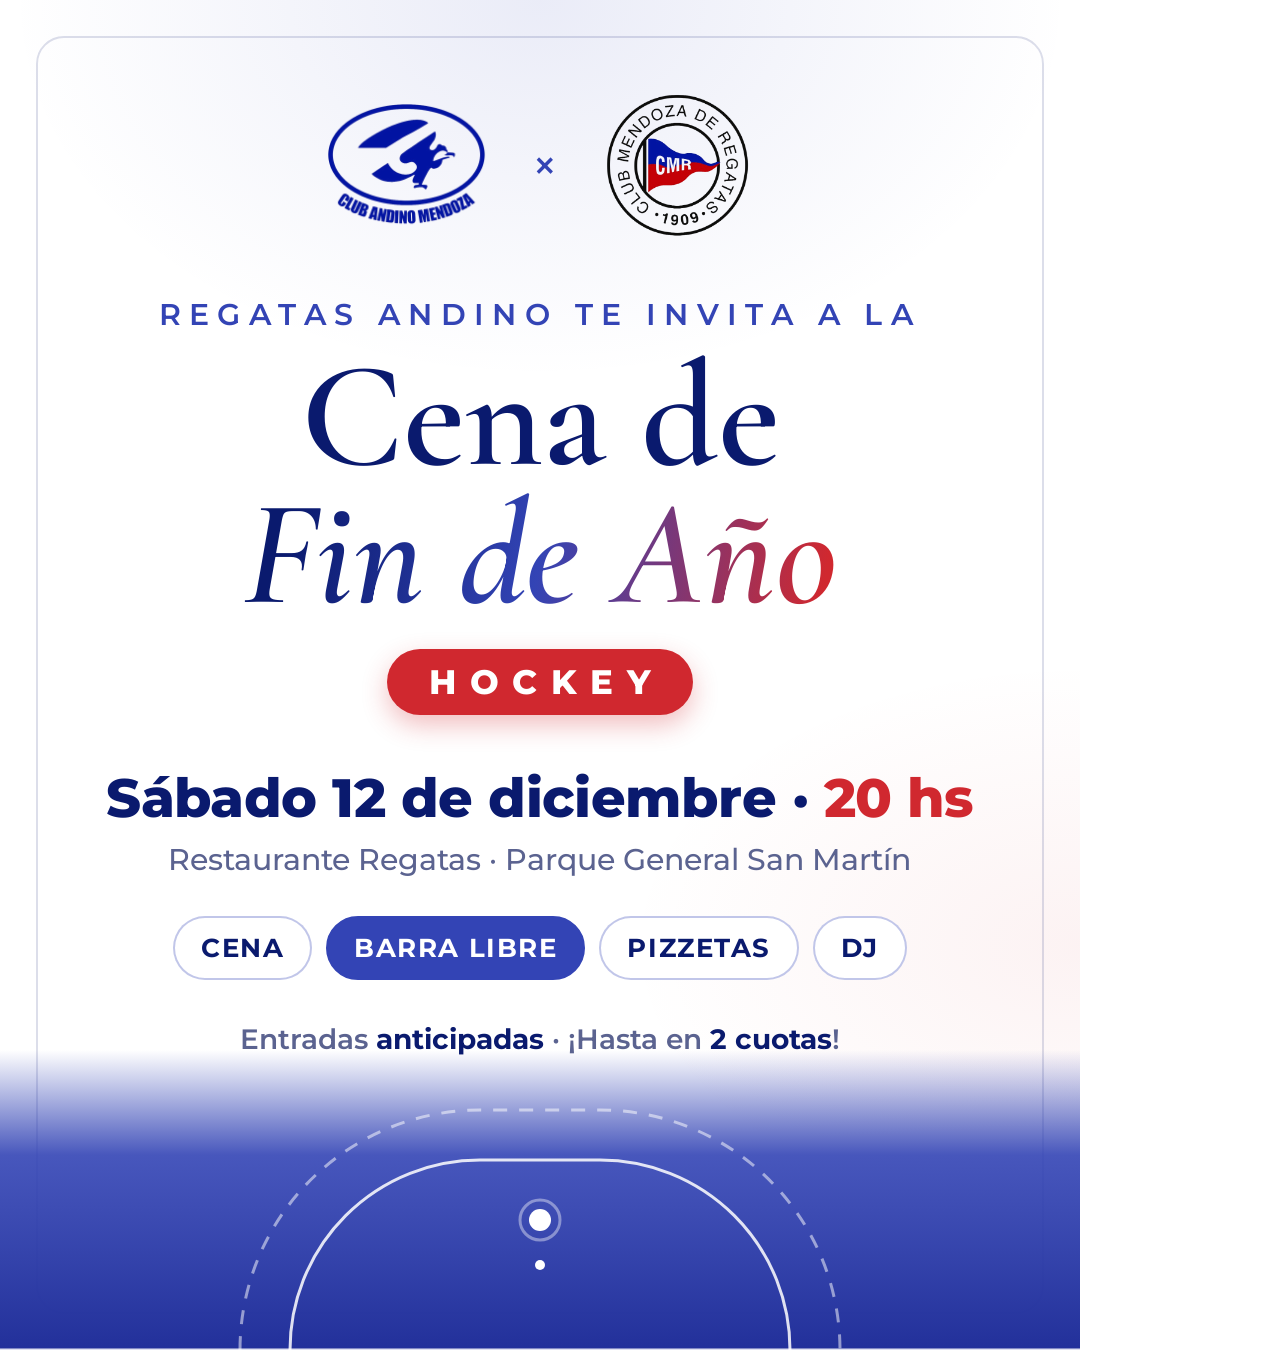
<file: flyer/flyer.html>
<!doctype html>
<html lang="es-AR">
<head>
<meta charset="utf-8">
<title>Flyer · Cena de Fin de Año del Hockey</title>
<!-- Flyer para redes. Post: flyer.html (1080x1350) · Historia: flyer.html?formato=historia (1080x1920) -->
<link href="https://fonts.googleapis.com/css2?family=Cormorant+Garamond:ital,wght@0,600;1,500;1,600&family=Montserrat:wght@500;600;700;800&display=swap" rel="stylesheet">
<style>
  :root {
    --navy: #0a1a6e;
    --royal: #3344b5;
    --red: #d0282f;
    --text: #2a3160;
    --muted: #5b6390;
    --W: 1080px;
    --H: 1350px;
  }
  .historia { --H: 1920px; }
  * { box-sizing: border-box; margin: 0; padding: 0; }
  html, body { width: var(--W); height: var(--H); overflow: hidden; background: #fff; }

  .flyer {
    position: relative;
    width: var(--W);
    height: var(--H);
    overflow: hidden;
    color: var(--navy);
    font-family: "Montserrat", sans-serif;
    background:
      radial-gradient(70% 40% at 50% 0%, rgba(51, 68, 181, .10) 0%, transparent 70%),
      radial-gradient(60% 30% at 100% 70%, rgba(208, 40, 47, .06) 0%, transparent 70%),
      #ffffff;
    display: flex;
    flex-direction: column;
    align-items: center;
    text-align: center;
    padding: 90px 80px 0;
  }

  /* marco fino */
  .frame {
    position: absolute; inset: 36px;
    border: 2px solid rgba(10, 26, 110, .14);
    border-radius: 28px;
    pointer-events: none;
  }

  .logos { display: flex; align-items: center; gap: 44px; position: relative; z-index: 2; }
  .logos img { height: 150px; width: auto; }
  .logos img.andino { height: 128px; }
  .logos span { font-size: 44px; color: var(--royal); font-weight: 500; }

  .eyebrow {
    margin-top: 56px;
    font-size: 30px; font-weight: 600;
    letter-spacing: .28em; text-transform: uppercase;
    color: var(--royal);
    position: relative; z-index: 2;
  }

  h1 {
    margin-top: 14px;
    font-family: "Cormorant Garamond", serif;
    font-weight: 600;
    font-size: 150px; line-height: .92;
    color: var(--navy);
    position: relative; z-index: 2;
  }
  h1 em {
    font-style: italic; font-weight: 600;
    background: linear-gradient(100deg, #0a1a6e 10%, #3344b5 50%, #d0282f 95%);
    -webkit-background-clip: text; background-clip: text; color: transparent;
    padding: 0 .06em;
  }

  .tag {
    margin-top: 26px;
    display: inline-block;
    background: var(--red);
    color: #fff;
    font-size: 34px; font-weight: 800;
    letter-spacing: .4em; text-transform: uppercase;
    padding: 12px 28px 12px calc(28px + .4em);
    border-radius: 999px;
    box-shadow: 0 10px 26px rgba(208, 40, 47, .3);
    position: relative; z-index: 2;
  }

  .info {
    margin-top: 50px;
    display: grid; gap: 10px;
    position: relative; z-index: 2;
  }
  .info .fecha { font-size: 54px; font-weight: 800; letter-spacing: -.01em; white-space: nowrap; }
  .info .fecha b { color: var(--red); font-weight: 800; }
  .info .lugar { font-size: 30px; font-weight: 500; color: var(--muted); }

  .extras {
    margin-top: 38px;
    display: flex; gap: 14px; flex-wrap: wrap; justify-content: center;
    position: relative; z-index: 2;
  }
  .extras li {
    list-style: none;
    font-size: 26px; font-weight: 700;
    letter-spacing: .06em; text-transform: uppercase;
    padding: 14px 26px;
    border-radius: 999px;
    border: 2px solid rgba(51, 68, 181, .3);
    background: #fff;
    color: var(--navy);
  }
  .extras li.hot { background: var(--royal); color: #fff; border-color: var(--royal); }

  .entradas {
    margin-top: 42px;
    font-size: 28px; font-weight: 600; color: var(--muted);
    position: relative; z-index: 2;
  }
  .entradas strong { color: var(--navy); }

  /* cancha al pie */
  .pitch {
    position: absolute; left: 0; right: 0; bottom: 0;
    height: 300px;
    z-index: 1;
  }
  .pitch svg { width: 100%; height: 100%; display: block; }

  /* ---- Historia (9:16) ---- */
  .historia .flyer { padding-top: 210px; }
  .historia .logos img { height: 180px; }
  .historia .logos img.andino { height: 154px; }
  .historia .eyebrow { margin-top: 90px; font-size: 34px; }
  .historia h1 { font-size: 172px; margin-top: 20px; }
  .historia .tag { margin-top: 36px; font-size: 38px; }
  .historia .info { margin-top: 80px; gap: 16px; }
  .historia .info .fecha { font-size: 56px; }
  .historia .info .lugar { font-size: 34px; }
  .historia .extras { margin-top: 56px; }
  .historia .extras li { font-size: 30px; }
  .historia .entradas { margin-top: 70px; font-size: 32px; }
  .historia .pitch { height: 380px; }
</style>
</head>
<body>
<script>
  if (new URLSearchParams(location.search).get("formato") === "historia") document.documentElement.classList.add("historia");
</script>

<div class="flyer">
  <div class="frame"></div>

  <div class="logos">
    <img class="andino" src="../img/logo-andino-color.png" alt="Club Andino Mendoza">
    <span>×</span>
    <img src="../img/logo-regatas-color.png" alt="Club Mendoza de Regatas">
  </div>

  <p class="eyebrow">Regatas Andino te invita a la</p>
  <h1>Cena de<br><em>Fin de Año</em></h1>
  <p class="tag">Hockey</p>

  <div class="info">
    <p class="fecha">Sábado 12 de diciembre · <b>20 hs</b></p>
    <p class="lugar">Restaurante Regatas · Parque General San Martín</p>
  </div>

  <ul class="extras">
    <li>Cena</li>
    <li class="hot">Barra libre</li>
    <li>Pizzetas</li>
    <li>DJ</li>
  </ul>

  <p class="entradas">Entradas <strong>anticipadas</strong> · ¡Hasta en <strong>2 cuotas</strong>!</p>

  <!-- cancha de hockey vista desde arriba, como en la invitación -->
  <div class="pitch" aria-hidden="true">
    <svg viewBox="0 0 1080 300" preserveAspectRatio="xMidYMax slice">
      <defs>
        <linearGradient id="cesped" x1="0" y1="0" x2="0" y2="1">
          <stop offset="0" stop-color="#3344b5" stop-opacity="0"/>
          <stop offset=".35" stop-color="#3344b5" stop-opacity=".9"/>
          <stop offset="1" stop-color="#22309a"/>
        </linearGradient>
      </defs>
      <rect x="0" y="0" width="1080" height="300" fill="url(#cesped)"/>
      <g fill="none" stroke="rgba(255,255,255,.85)" stroke-width="3">
        <line x1="0" y1="300" x2="1080" y2="300"/>
        <path d="M290 300 A190 190 0 0 1 480 110 L600 110 A190 190 0 0 1 790 300"/>
        <path d="M240 300 A240 240 0 0 1 480 60 L600 60 A240 240 0 0 1 840 300" stroke-dasharray="14 12" opacity=".6"/>
      </g>
      <circle cx="540" cy="215" r="5" fill="#fff"/>
      <circle cx="540" cy="170" r="20" fill="none" stroke="rgba(255,255,255,.4)" stroke-width="3"/>
      <circle cx="540" cy="170" r="11" fill="#fff"/>
    </svg>
  </div>
</div>
</body>
</html>
</file>
<file: css/styles.css>
/* ==========================================================
   Fiesta de Fin de Año · Regatas Andino
   Mobile-first: los estilos base son para celular.
   ========================================================== */

:root {
  --navy-950: #00061f;
  --navy-900: #010838;
  --navy-800: #010a55;
  --navy-700: #0b1a7a;
  --royal: #3344b5;
  --royal-light: #8d9bff;
  --red: #d0282f;

  /* Color principal (botones, etiquetas, destacados) */
  --primary: #3344b5;
  --primary-dark: #0b1a7a;
  --primary-soft: rgba(51, 68, 181, .08);
  --primary-line: rgba(51, 68, 181, .28);
  --primary-shadow: rgba(51, 68, 181, .35);

  /* Color secundario (detalles: etiquetas chicas, íconos, festejos) */
  --secondary: #d0282f;
  --white: #ffffff;

  /* ---- Tema oscuro (por defecto) ---- */
  --heading: #ffffff;
  --text: #e8ebff;
  --muted: #aab3e6;
  --accent: #8d9bff;
  --line: rgba(141, 155, 255, 0.22);
  --panel: rgba(255, 255, 255, 0.04);
  --panel-shadow: none;
  --panel-glow: rgba(51, 68, 181, .28);
  --page-bg: var(--navy-900);
  --page-bg-image:
    radial-gradient(120% 60% at 50% 0%, var(--navy-800) 0%, transparent 70%),
    linear-gradient(180deg, var(--navy-900), var(--navy-950));
  --hero-bg: transparent;
  --title-gradient: linear-gradient(100deg, #fff 10%, #8d9bff 45%, #ff8a8f 90%);
  --logo-shadow: drop-shadow(0 4px 18px rgba(0, 0, 0, .35));
  --ghost-bg: rgba(255, 255, 255, .05);
  --ghost-bg-hover: rgba(255, 255, 255, .1);
  --dock-bg: rgba(1, 8, 56, .82);
  --dock-shadow: 0 10px 30px rgba(0, 0, 0, .4);
  --turf: #0b1a7a;
  --turf-stripe: rgba(255, 255, 255, .025);
  --pitch-line: rgba(255, 255, 255, .7);

  --font-display: "Cormorant Garamond", Georgia, serif;
  --font-body: "Montserrat", system-ui, -apple-system, "Segoe UI", sans-serif;

  --radius: 18px;
  --gutter: 20px;
  --dock-h: 64px;
}

/* ---- Tema claro: se activa con data-theme="claro" en <html> ---- */
:root[data-theme="claro"] {
  --heading: #0a1a6e;
  --text: #2a3160;
  --muted: #5b6390;
  --accent: #3344b5;
  --line: rgba(10, 26, 110, .12);
  --panel: #ffffff;
  --panel-shadow: 0 12px 34px rgba(10, 26, 110, .08);
  --panel-glow: rgba(51, 68, 181, .07);
  --page-bg: #fbf9f4;
  --page-bg-image: linear-gradient(180deg, #fbf9f4, #f4f1ea);
  --hero-bg: linear-gradient(180deg, #e3e9ff 0%, #f3f1fb 55%, #fbf9f4 100%);
  --title-gradient: linear-gradient(100deg, #0a1a6e 10%, #3344b5 50%, #d0282f 95%);
  --logo-shadow: none;
  --ghost-bg: #ffffff;
  --ghost-bg-hover: #eef1ff;
  --dock-bg: rgba(255, 255, 255, .88);
  --dock-shadow: 0 10px 30px rgba(10, 26, 110, .15);
  --turf: #3344b5;
  --turf-stripe: rgba(255, 255, 255, .04);
  --pitch-line: rgba(255, 255, 255, .85);
}
:root[data-theme="claro"] .stars { display: none; }

/* Logos: versión blanca para fondo oscuro, versión a color para fondo claro */
.logo--color { display: none; }
:root[data-theme="claro"] .logo--blanco { display: none; }
:root[data-theme="claro"] .logo--color { display: block; }

*, *::before, *::after { box-sizing: border-box; }
[hidden] { display: none !important; }

html { scroll-behavior: smooth; -webkit-text-size-adjust: 100%; font-variant-numeric: lining-nums; }

body {
  margin: 0;
  font-family: var(--font-body);
  font-size: 16px;
  line-height: 1.6;
  color: var(--text);
  background: var(--page-bg);
  background-image: var(--page-bg-image);
  background-attachment: fixed;
  padding-bottom: calc(var(--dock-h) + env(safe-area-inset-bottom));
  overflow-x: hidden;
}

img { max-width: 100%; display: block; }
a { color: inherit; }

/* ---------- Tipografía ---------- */
.eyebrow {
  margin: 0 0 .75rem;
  font-size: .72rem;
  font-weight: 600;
  letter-spacing: .28em;
  text-transform: uppercase;
  color: var(--secondary);
}

.section__title {
  margin: 0 0 1rem;
  font-family: var(--font-display);
  font-weight: 600;
  font-size: clamp(2.1rem, 9vw, 3rem);
  line-height: 1.05;
  color: var(--heading);
}

.lead { margin: 0 auto 1.5rem; max-width: 34ch; color: var(--muted); }
.lead strong { color: var(--heading); font-weight: 600; }

/* ---------- Portada ---------- */
.hero {
  position: relative;
  min-height: 100svh;
  display: flex;
  flex-direction: column;
  justify-content: center;
  align-items: center;
  text-align: center;
  padding: 48px var(--gutter) 270px;
  overflow: hidden;
  isolation: isolate;
  background: var(--hero-bg);
}

.stars { position: absolute; inset: 0; width: 100%; height: 100%; z-index: -1; }

.hero__content { position: relative; z-index: 1; animation: rise 1.2s cubic-bezier(.2,.7,.2,1) both; }

.logos {
  display: flex;
  align-items: center;
  justify-content: center;
  gap: 14px;
  margin-bottom: 2rem;
}
.logos img { height: 74px; width: auto; filter: var(--logo-shadow); }
.logos__x { font-family: var(--font-display); font-size: 1.6rem; color: var(--accent); }

.hero__tag {
  display: inline-block;
  margin: 0 0 1.9rem;
  padding: 6px 18px;
  border-radius: 999px;
  background: var(--secondary);
  color: #fff;
  font-size: .8rem;
  font-weight: 700;
  letter-spacing: .3em;
  text-transform: uppercase;
  transform: rotate(-3deg);
  box-shadow: 0 8px 24px rgba(208, 40, 47, .4);
}

.hero__title {
  margin: 0 0 1rem;
  font-family: var(--font-display);
  font-weight: 600;
  font-size: clamp(3.2rem, 15vw, 5.5rem);
  line-height: .95;
  color: var(--heading);
}
.hero__title em {
  font-style: italic;
  font-weight: 500;
  background: var(--title-gradient);
  -webkit-background-clip: text;
  background-clip: text;
  color: transparent;
}

.hero__date {
  display: flex;
  align-items: center;
  justify-content: center;
  gap: 12px;
  margin: 0;
  font-family: var(--font-display);
  font-size: clamp(1.35rem, 6vw, 2rem);
  font-weight: 600;
  line-height: 1.1;
  color: var(--heading);
}
.hero__date::before,
.hero__date::after {
  content: "";
  flex: 0 0 24px;
  height: 1px;
  background: var(--accent);
  opacity: .5;
}

/* Cancha de hockey (sintético azul) + mini juego */
.pitch {
  position: absolute;
  left: 0; right: 0; bottom: 0;
  height: 250px;
  z-index: 0;
}
.pitch::before {
  content: "";
  position: absolute;
  inset: 0;
  z-index: -1;
  background:
    repeating-linear-gradient(90deg, transparent 0 40px, var(--turf-stripe) 40px 80px),
    var(--turf);
  -webkit-mask-image: linear-gradient(180deg, transparent 0, #000 40px);
  mask-image: linear-gradient(180deg, transparent 0, #000 40px);
}
.pitch svg { display: block; width: 100%; height: 100%; overflow: visible; cursor: crosshair; -webkit-tap-highlight-color: transparent; }
.pitch__lines { fill: none; stroke: var(--pitch-line); stroke-width: 1.6; }
.pitch__lines * { vector-effect: non-scaling-stroke; }
.pitch__dashed { stroke-dasharray: 6 6; }
.pitch__goal { fill: none; stroke: #fff; stroke-width: 3; stroke-linejoin: round; }
.pitch__spot { fill: var(--pitch-line); }
.pitch__keeper rect { fill: var(--red); }
.pitch__keeper circle { fill: #fff; stroke: var(--navy-800); stroke-width: 1.2; }
.pitch__ball { fill: #fff; stroke: rgba(0, 0, 0, .2); stroke-width: .6; filter: drop-shadow(0 2px 2px rgba(0, 0, 0, .35)); }
.pitch__ring {
  fill: none; stroke: #fff; stroke-width: 1.2; opacity: 0;
  transform-box: fill-box; transform-origin: center;
}
.pitch.is-idle .pitch__ring { animation: ring 1.6s ease-out infinite; }

.pitch__grab {
  position: absolute;
  width: 96px; height: 96px;
  margin: -48px 0 0 -48px;
  padding: 0;
  border: 0;
  border-radius: 50%;
  background: transparent;
  cursor: grab;
  touch-action: none;
  -webkit-tap-highlight-color: transparent;
}
.pitch__grab:focus-visible { outline: 2px dashed #fff; outline-offset: -20px; }

.pitch__hint {
  position: absolute;
  left: 0; right: 0; bottom: 10px;
  margin: 0;
  text-align: center;
  font-size: .72rem;
  font-weight: 600;
  letter-spacing: .06em;
  color: rgba(255, 255, 255, .9);
  pointer-events: none;
  transition: opacity .3s ease;
}
.pitch:not(.is-idle) .pitch__hint { opacity: 0; }

.pitch__toast {
  position: absolute;
  /* dentro de la cancha, debajo del arco: así no tapa el texto de la portada */
  left: 50%; top: 62%;
  display: grid;
  gap: 2px;
  min-width: 220px;
  padding: 12px 22px;
  border-radius: 18px;
  background: #fff;
  color: var(--navy-800);
  text-align: center;
  box-shadow: 0 14px 40px rgba(0, 0, 0, .3);
  max-width: calc(100% - 2 * var(--gutter));
  transform: translate(-50%, -35%) scale(.8);
  opacity: 0;
  pointer-events: none;
  transition: opacity .25s ease, transform .35s cubic-bezier(.2, 1.4, .4, 1);
  z-index: 3;
}
.pitch__toast.is-show { opacity: 1; transform: translate(-50%, -50%) scale(1); pointer-events: auto; }
.pitch__toast strong { font-family: var(--font-display); font-size: 2rem; line-height: 1; color: var(--secondary); }
.pitch__toast span { font-size: .8rem; font-weight: 500; }
.pitch__toast small { margin-top: 6px; font-size: .8rem; font-weight: 700; color: var(--royal); }

/* ---------- Secciones ---------- */
.section {
  padding: 72px var(--gutter);
  text-align: center;
  max-width: 720px;
  margin: 0 auto;
}

.section--panel {
  margin: 0 var(--gutter);
  padding: 48px 22px;
  border: 1px solid var(--line);
  border-radius: calc(var(--radius) + 6px);
  background:
    radial-gradient(80% 60% at 50% 0%, var(--panel-glow), transparent 70%),
    var(--panel);
  box-shadow: var(--panel-shadow);
}
@media (min-width: 760px) { .section--panel { margin: 0 auto; } }

/* Cuenta regresiva */
.countdown {
  display: grid;
  grid-template-columns: repeat(4, 1fr);
  gap: 10px;
  max-width: 400px;
  margin: 0 auto 2rem;
}
.countdown div {
  padding: 14px 4px 10px;
  border: 1px solid var(--line);
  border-radius: 14px;
  background: var(--panel);
  box-shadow: var(--panel-shadow);
}
.countdown strong {
  display: block;
  font-family: var(--font-display);
  font-size: 2.4rem;
  font-weight: 600;
  line-height: 1;
  color: var(--heading);
  font-variant-numeric: tabular-nums lining-nums;
}
.countdown span { font-size: .66rem; letter-spacing: .18em; text-transform: uppercase; color: var(--muted); }

/* Tarjetas cuándo / dónde */
.cards { display: grid; gap: 16px; padding-top: 0; }
@media (min-width: 640px) { .cards { grid-template-columns: 1fr 1fr; } }

.card {
  padding: 30px 20px 24px;
  border: 1px solid var(--line);
  border-radius: var(--radius);
  background: var(--panel);
  box-shadow: var(--panel-shadow);
}
.card h2 {
  margin: 0 0 .5rem;
  font-size: .72rem;
  font-weight: 600;
  letter-spacing: .28em;
  text-transform: uppercase;
  color: var(--accent);
}
.card p { margin: 0; color: var(--muted); }
.card .card__big {
  font-family: var(--font-display);
  font-size: 1.65rem;
  font-weight: 600;
  line-height: 1.15;
  color: var(--heading);
  margin-bottom: .25rem;
}

.card__icon {
  width: 52px; height: 52px;
  margin: 0 auto 14px;
  display: grid; place-items: center;
  border-radius: 50%;
  background: linear-gradient(145deg, var(--secondary), #a31a21);
  box-shadow: 0 6px 20px rgba(208, 40, 47, .35);
}
.card__icon svg { width: 24px; height: 24px; fill: none; stroke: #fff; stroke-width: 1.6; stroke-linecap: round; stroke-linejoin: round; }

.card__actions { display: flex; flex-wrap: wrap; gap: 10px; justify-content: center; margin-top: 18px; }

/* Botones */
.btn {
  display: inline-flex;
  align-items: center;
  justify-content: center;
  gap: 10px;
  min-height: 48px;
  padding: 12px 22px;
  border-radius: 999px;
  font-family: var(--font-body);
  font-size: .9rem;
  font-weight: 600;
  text-decoration: none;
  cursor: pointer;
  transition: transform .15s ease, background-color .2s ease, box-shadow .2s ease;
  -webkit-tap-highlight-color: transparent;
}
.btn:active { transform: scale(.97); }
.btn svg { width: 20px; height: 20px; fill: none; stroke: currentColor; stroke-width: 1.8; stroke-linecap: round; stroke-linejoin: round; }

.btn--primary {
  width: 100%;
  max-width: 360px;
  color: #fff;
  background: linear-gradient(135deg, var(--primary), var(--primary-dark));
  box-shadow: 0 10px 30px var(--primary-shadow);
}

.btn--ghost { color: var(--heading); border: 1px solid var(--line); background: var(--ghost-bg); }
.btn--ghost:hover { background: var(--ghost-bg-hover); }

.note { margin: 1.25rem auto 0; max-width: 32ch; font-size: .82rem; color: var(--muted); }

/* Precios */
.prices { list-style: none; margin: 0 auto 1.75rem; padding: 0; max-width: 340px; text-align: left; }
.prices li {
  display: flex;
  justify-content: space-between;
  align-items: baseline;
  gap: 12px;
  padding: 14px 4px;
  border-bottom: 1px dashed var(--line);
}
.prices li:last-child { border-bottom: 0; }
.prices span { color: var(--muted); font-size: .92rem; }
.prices strong { font-family: var(--font-display); font-size: 1.6rem; color: var(--heading); white-space: nowrap; }

.prices__val { display: grid; justify-items: end; gap: 0; }
.prices__val small { font-size: .74rem; color: var(--muted); white-space: nowrap; }

.hero__extras {
  margin: .9rem 0 0;
  font-size: .72rem;
  font-weight: 600;
  letter-spacing: .24em;
  text-transform: uppercase;
  color: var(--muted);
}
.hero__hora {
  margin: .5rem 0 0;
  font-size: .95rem;
  font-weight: 700;
  letter-spacing: .24em;
  text-transform: uppercase;
  color: var(--heading);
}
.hero .eyebrow { color: var(--accent); } /* en la portada el rojo queda para HOCKEY */
.hero__extras strong { color: var(--secondary); font-weight: 700; }

/* Menú */
.tabs {
  display: grid;
  grid-template-columns: 1fr 1fr;
  gap: 6px;
  max-width: 340px;
  margin: 0 auto 1.25rem;
  padding: 5px;
  border-radius: 999px;
  background: var(--primary-soft);
}
.tabs button {
  min-height: 42px;
  border: 0;
  border-radius: 999px;
  background: transparent;
  color: var(--heading);
  font: 600 .85rem var(--font-body);
  cursor: pointer;
  -webkit-tap-highlight-color: transparent;
}
.tabs button[aria-selected="true"] { background: var(--primary); color: #fff; box-shadow: 0 6px 16px var(--primary-shadow); }
.tabs button:focus-visible { outline: 2px solid var(--accent); outline-offset: 2px; }

.platos { max-width: 360px; margin: 0 auto; display: grid; gap: 0; }
.platos > div { padding: 14px 4px; border-bottom: 1px dashed var(--line); }
.platos > div:last-child { border-bottom: 0; }
.platos dt {
  margin-bottom: 4px;
  font-size: .68rem;
  font-weight: 700;
  letter-spacing: .24em;
  text-transform: uppercase;
  color: var(--accent);
}
.platos dd { margin: 0; font-family: var(--font-display); font-size: 1.3rem; font-weight: 600; line-height: 1.25; color: var(--heading); }

.menu__bebidas { max-width: 34ch; margin: 1rem auto 1.5rem; font-size: .85rem; color: var(--muted); }
.menu__bebidas strong { color: var(--heading); }

.barra {
  position: relative;
  max-width: 360px;
  margin: 0 auto;
  padding: 24px 18px 18px;
  border-radius: var(--radius);
  color: #fff;
  background: radial-gradient(90% 80% at 50% 0%, var(--primary), var(--primary-dark));
  box-shadow: 0 14px 34px var(--primary-shadow);
  overflow: hidden;
}
.barra__titulo {
  display: inline-block;
  margin: 0 0 .5rem;
  font-family: var(--font-display);
  font-size: 2.4rem;
  font-weight: 600;
  line-height: 1;
}
.barra__items { margin: 0 auto .9rem; max-width: 28ch; font-size: .9rem; font-weight: 500; color: #dfe4ff; }
.barra__pizzetas {
  display: inline-flex;
  align-items: center;
  gap: 8px;
  margin: 0 0 .9rem;
  padding: 8px 16px;
  border-radius: 999px;
  background: var(--red);
  font-size: .85rem;
  font-weight: 700;
  box-shadow: 0 6px 16px rgba(208, 40, 47, .35);
}
.barra__pizzetas svg { width: 20px; height: 20px; fill: none; stroke: #fff; stroke-width: 1.7; stroke-linecap: round; stroke-linejoin: round; }
.barra__nota { margin: 0; font-size: .72rem; color: #b9c3ff; }

/* Cuotas */
.cuotas {
  max-width: 340px;
  margin: -.5rem auto 1.9rem;
  padding: 16px 16px 14px;
  border-radius: 16px;
  color: #fff;
  background: linear-gradient(135deg, var(--secondary), #a31a21);
  box-shadow: 0 12px 30px rgba(208, 40, 47, .3);
}
.cuotas__title { margin: 0 0 .7rem; font-size: 1rem; color: #fff; }
.cuotas__title strong { font-family: var(--font-display); font-size: 1.45rem; font-weight: 600; color: #fff; }
.cuotas__list { list-style: none; margin: 0; padding: 0; display: grid; gap: 6px; }
.cuotas__list li {
  display: flex;
  justify-content: space-between;
  align-items: baseline;
  gap: 8px;
  padding: 8px 10px;
  border-radius: 10px;
  background: rgba(255, 255, 255, .14);
  font-size: .8rem;
  color: #ffe3e4;
  white-space: nowrap;
}
.cuotas__list strong { color: #fff; }
.cuotas__list b { color: #fff; font-weight: 700; }

/* Qué incluye */
.includes__title {
  margin: 0 0 .75rem;
  font-size: .7rem;
  font-weight: 600;
  letter-spacing: .24em;
  text-transform: uppercase;
  color: var(--accent);
}
.includes {
  list-style: none;
  display: grid;
  grid-template-columns: repeat(2, minmax(0, 1fr));
  gap: 10px;
  max-width: 300px;
  margin: 0 auto 1.9rem;
  padding: 0;
}
@media (min-width: 480px) { .includes { grid-template-columns: repeat(4, minmax(0, 1fr)); max-width: 420px; } }
.includes li {
  display: grid;
  justify-items: center;
  gap: 6px;
  padding: 12px 6px 10px;
  border: 1px solid var(--line);
  border-radius: 14px;
  background: var(--ghost-bg);
  font-size: .8rem;
  font-weight: 600;
  color: var(--heading);
}
.includes svg { width: 24px; height: 24px; fill: none; stroke: var(--secondary); stroke-width: 1.6; stroke-linecap: round; stroke-linejoin: round; }

/* Pago con alias */
.pago { display: grid; justify-items: center; }
.pago__step {
  display: flex;
  align-items: center;
  gap: 10px;
  margin: 0 0 .9rem;
  font-weight: 600;
  font-size: .92rem;
  color: var(--heading);
  text-align: left;
}
.pago__step span {
  flex: 0 0 26px;
  height: 26px;
  display: grid;
  place-items: center;
  border-radius: 50%;
  background: var(--secondary);
  color: #fff;
  font-size: .8rem;
}
.pago__box {
  width: 100%;
  max-width: 360px;
  padding: 18px 16px 16px;
  border: 1.5px dashed var(--accent);
  border-radius: var(--radius);
  background: var(--ghost-bg);
}
.pago__label {
  margin: 0;
  font-size: .68rem;
  font-weight: 600;
  letter-spacing: .24em;
  text-transform: uppercase;
  color: var(--accent);
}
.pago__alias {
  margin: .25rem 0 .2rem;
  font-family: var(--font-body); /* sans-serif: que "l" y "1" no se confundan */
  font-size: clamp(1.2rem, 5.6vw, 1.5rem);
  font-weight: 700;
  letter-spacing: .01em;
  line-height: 1.15;
  color: var(--heading);
  overflow-wrap: anywhere;
  user-select: all;
  -webkit-user-select: all;
}
.pago__titular { margin: 0 0 1rem; font-size: .85rem; color: var(--muted); }
.pago__copy { width: 100%; }
.pago__copy.is-done { background: linear-gradient(135deg, #1f9d55, #157a40); box-shadow: 0 10px 30px rgba(31, 157, 85, .3); }
.pago__hint { margin: .8rem auto 2rem; max-width: 32ch; font-size: .8rem; color: var(--muted); }

.pago__hint--top { margin: -.4rem auto 1.2rem; }

/* Los 3 pasos viven dentro del formulario */
.form .pago__step { margin: 1.4rem 0 .2rem; }
.form .pago__step:first-child { margin-top: 0; }
.form .pago__box,
.form .pago__hint,
.form .pago__o { text-align: center; }
.form .pago__hint { margin: 0 auto; }
.form .pago__hint--top { margin: -.6rem 0 0; text-align: left; }
.form .pago__o { margin: 0; max-width: none; }
.form .btn--mp { max-width: none; }

.pago__monto {
  display: flex;
  justify-content: space-between;
  align-items: baseline;
  gap: 10px;
  padding: 12px 14px;
  border-radius: 12px;
  background: var(--primary-soft);
  border: 1px solid var(--primary-line);
  font-size: .85rem;
  color: var(--muted);
}
.pago__monto.is-listo { color: var(--heading); font-weight: 600; }
.pago__monto strong { font-family: var(--font-display); font-size: 1.6rem; font-weight: 600; line-height: 1; color: var(--secondary); white-space: nowrap; }
.pago__hint--sm { margin-bottom: .6rem; }

/* Aviso: después de pagar hay que confirmar en el paso 3 */
.pago__aviso {
  display: flex;
  gap: 12px;
  align-items: flex-start;
  padding: 14px 16px;
  border-radius: 14px;
  background: #fff6d6;
  border: 2px solid #f0b400;
  color: #5c4300;
  font-size: .86rem;
  line-height: 1.45;
  text-align: left;
  box-shadow: 0 8px 22px rgba(240, 180, 0, .18);
}
.pago__aviso p { margin: 0; }
.pago__aviso strong { color: #3d2c00; }
.pago__aviso svg {
  flex: 0 0 26px; height: 26px;
  fill: #f0b400; stroke: #3d2c00; stroke-width: 1.8; stroke-linecap: round; stroke-linejoin: round;
}
.pago__o {
  display: flex;
  align-items: center;
  gap: 12px;
  width: 100%;
  max-width: 360px;
  margin: .4rem 0 .9rem;
  font-size: .8rem;
  font-weight: 600;
  text-transform: uppercase;
  letter-spacing: .2em;
  color: var(--muted);
}
.pago__o::before, .pago__o::after { content: ""; flex: 1; height: 1px; background: var(--line); }
.btn--mp {
  width: 100%;
  max-width: 360px;
  color: #fff;
  background: linear-gradient(135deg, #00a6ee, #0072c6);
  box-shadow: 0 10px 30px rgba(0, 158, 227, .3);
}
.pago__hint strong { color: var(--heading); }
#confirmar { scroll-margin-top: 24px; }

/* Formulario */
.form { width: 100%; max-width: 380px; display: grid; gap: 14px; text-align: left; }
.field { display: grid; gap: 6px; min-width: 0; }
.field > span { font-size: .8rem; font-weight: 600; color: var(--heading); }
.field em { font-style: normal; font-weight: 500; color: var(--muted); }
.field input,
.field select,
.field textarea {
  width: 100%;
  min-height: 48px;
  padding: 12px 14px;
  border: 1px solid var(--line);
  border-radius: 12px;
  background: var(--ghost-bg);
  color: var(--heading);
  font: 500 16px/1.3 var(--font-body); /* 16px evita el zoom automático en iPhone */
  -webkit-appearance: none;
  appearance: none;
}
.field select {
  background-image: url("data:image/svg+xml,%3Csvg xmlns='http://www.w3.org/2000/svg' viewBox='0 0 24 24' fill='none' stroke='%233344b5' stroke-width='2'%3E%3Cpath d='m6 9 6 6 6-6'/%3E%3C/svg%3E");
  background-repeat: no-repeat;
  background-position: right 12px center;
  background-size: 18px;
  padding-right: 38px;
}
.field textarea { resize: vertical; min-height: 70px; }
.field__nota { font-size: .75rem; color: var(--muted); }
.field input:focus,
.field select:focus,
.field textarea:focus { outline: 2px solid var(--accent); outline-offset: 1px; border-color: transparent; }
.field .is-invalid,
.upload.is-invalid { border-color: var(--red); box-shadow: 0 0 0 1px var(--red); }
.field-row { display: grid; grid-template-columns: 1fr 96px; gap: 10px; }

.opciones { border: 0; margin: 0; padding: 0; display: grid; grid-template-columns: repeat(3, 1fr); gap: 8px; }
.opciones legend { grid-column: 1 / -1; padding: 0; margin-bottom: 6px; font-size: .8rem; font-weight: 600; color: var(--heading); }
.opciones label { position: relative; }
.opciones input { position: absolute; opacity: 0; inset: 0; margin: 0; cursor: pointer; }
.opciones span {
  display: grid;
  place-items: center;
  min-height: 44px;
  padding: 6px 4px;
  border: 1px solid var(--line);
  border-radius: 12px;
  background: var(--ghost-bg);
  font-size: .85rem;
  font-weight: 600;
  color: var(--heading);
  transition: background-color .15s ease, color .15s ease, border-color .15s ease;
}
.opciones input:checked + span { background: var(--secondary); border-color: var(--secondary); color: #fff; }
.opciones input:focus-visible + span { outline: 2px solid var(--accent); outline-offset: 2px; }

.form__ok .form__ok-cuota {
  padding: 12px 14px;
  border-radius: 12px;
  background: var(--primary-soft);
  color: var(--heading);
  font-size: .88rem;
}

/* Selector de entradas por categoría */
.entradas-sel { border: 0; margin: 0; padding: 0; }
.entradas-sel legend { padding: 0; margin-bottom: 4px; font-size: .8rem; font-weight: 600; color: var(--heading); }
.entradas-sel__hint { margin: 0 0 10px; font-size: .76rem; color: var(--muted); }
.entradas-sel.is-invalid .grupo { border-color: var(--red); box-shadow: 0 0 0 1px var(--red); }
.grupo {
  margin-bottom: 10px;
  border: 1px solid var(--line);
  border-radius: 14px;
  background: var(--ghost-bg);
  overflow: hidden;
}
.grupo__precio {
  display: flex;
  justify-content: space-between;
  align-items: baseline;
  gap: 8px;
  margin: 0;
  padding: 8px 12px;
  background: var(--primary-soft);
  font-size: .8rem;
  font-weight: 700;
  color: var(--heading);
}
.grupo__precio small { font-weight: 500; color: var(--muted); }
.cat__nota,
.prices__nota {
  display: block;
  font-size: .74rem;
  font-weight: 700;
  color: var(--secondary);
}
.cat__nota::before,
.prices__nota::before { content: "♥ "; }
.cat {
  display: flex;
  justify-content: space-between;
  align-items: center;
  padding: 6px 8px 6px 14px;
  border-top: 1px solid var(--line);
}
.cat > span { font-weight: 600; font-size: .95rem; color: var(--muted); }
.cat.is-on > span { color: var(--heading); }
.stepper { display: flex; align-items: center; gap: 4px; }
.stepper button {
  width: 40px; height: 40px;
  display: grid; place-items: center;
  border: 1px solid var(--line);
  border-radius: 50%;
  background: var(--ghost-bg);
  color: var(--primary);
  font: 700 1.25rem/1 var(--font-body);
  cursor: pointer;
  -webkit-tap-highlight-color: transparent;
}
.stepper button:disabled { opacity: .35; cursor: default; }
.stepper button[data-mas] { background: var(--secondary); border-color: var(--secondary); color: #fff; }
.stepper output { min-width: 28px; text-align: center; font-weight: 700; font-size: 1.05rem; color: var(--heading); }
.cat.is-on { background: var(--primary-soft); }

.form__total {
  margin: -4px 0 0;
  padding: 10px 14px;
  border-radius: 12px;
  background: var(--primary-soft);
  color: var(--heading);
  font-size: .9rem;
}
.form__total strong { font-family: var(--font-display); font-size: 1.3rem; color: var(--primary); }

.form__cuota2 {
  margin: -4px 0 0;
  padding: 10px 14px;
  border-radius: 12px;
  border: 1.5px solid var(--accent);
  color: var(--heading);
  font-size: .88rem;
}
.form__cuota2[hidden] { display: none; }

.upload {
  position: relative;
  display: grid;
  justify-items: center;
  gap: 4px;
  padding: 18px 12px;
  border: 1.5px dashed var(--accent);
  border-radius: 14px;
  background: var(--ghost-bg);
  text-align: center;
  cursor: pointer;
}
.upload input { position: absolute; inset: 0; width: 100%; height: 100%; opacity: 0; cursor: pointer; }
.upload svg { width: 26px; height: 26px; fill: none; stroke: var(--accent); stroke-width: 1.8; stroke-linecap: round; stroke-linejoin: round; }
.upload strong { font-size: .9rem; color: var(--heading); overflow-wrap: anywhere; }
.upload small { font-size: .75rem; color: var(--muted); }
.upload.has-file { border-style: solid; border-color: #1f9d55; background: rgba(31, 157, 85, .06); }
.upload.has-file svg { stroke: #1f9d55; }
.upload:focus-within { outline: 2px solid var(--accent); outline-offset: 2px; }

.form__hp { position: absolute; left: -9999px; width: 1px; height: 1px; opacity: 0; }
.form__error { margin: 0; padding: 10px 14px; border-radius: 12px; background: rgba(208, 40, 47, .1); color: #a31a21; font-size: .85rem; font-weight: 600; }
.form__submit {
  max-width: none;
  margin-top: 4px;
  background: linear-gradient(135deg, var(--secondary), #a31a21);
  box-shadow: 0 10px 30px rgba(208, 40, 47, .35);
}
.form__submit[disabled] { opacity: .7; cursor: progress; }

.form__ok { max-width: 340px; padding: 8px 0 0; }
.form__ok p { margin: 0 0 1rem; color: var(--muted); }
.form__ok .form__ok-title { font-family: var(--font-display); font-size: 1.8rem; font-weight: 600; color: var(--heading); margin-bottom: .5rem; }

/* Pie */
.footer { padding: 64px var(--gutter) 40px; text-align: center; color: var(--muted); }
.footer p { margin: 0 0 .5rem; }
.footer > p:first-of-type { font-family: var(--font-display); font-size: 1.5rem; line-height: 1.25; color: var(--heading); }
.footer__small { font-size: .82rem; }
.footer .footer__credit {
  margin-top: 1.75rem;
  font-size: .7rem;
  letter-spacing: .08em;
  opacity: .7;
}
.logos--small { margin-bottom: 1.25rem; opacity: .85; }
.logos--small img { height: 48px; }

/* Barra fija (solo celular) */
.dock {
  position: fixed;
  left: 12px; right: 12px;
  bottom: calc(10px + env(safe-area-inset-bottom));
  height: var(--dock-h);
  display: grid;
  grid-template-columns: 1fr 1.2fr 1fr;
  align-items: center;
  gap: 6px;
  padding: 6px;
  border: 1px solid var(--line);
  border-radius: 999px;
  background: var(--dock-bg);
  -webkit-backdrop-filter: blur(14px);
  backdrop-filter: blur(14px);
  box-shadow: var(--dock-shadow);
  z-index: 10;
  transform: translateY(140%);
  transition: transform .4s cubic-bezier(.2,.7,.2,1);
}
.dock.is-visible { transform: none; }
.dock a {
  display: grid; place-items: center;
  height: 100%;
  border-radius: 999px;
  font-size: .76rem;
  font-weight: 600;
  text-decoration: none;
  color: var(--text);
}
.dock .dock__main { background: var(--primary); color: #fff; }

@media (min-width: 900px) {
  body { padding-bottom: 0; }
  .dock { display: none; }
  .logos img { height: 96px; }
}

/* ---------- Festejo de gol (al confirmar / comprar) ---------- */
.gol {
  position: fixed;
  inset: 0;
  z-index: 40;
  display: grid;
  place-items: center;
  padding: var(--gutter);
  background: rgba(0, 6, 31, .55);
  -webkit-backdrop-filter: blur(6px);
  backdrop-filter: blur(6px);
}
.gol[hidden] { display: none; }
.gol__card {
  width: min(320px, 100%);
  padding: 28px 24px 26px;
  border-radius: 24px;
  text-align: center;
  color: #fff;
  background: radial-gradient(90% 70% at 50% 0%, var(--royal), var(--navy-800));
  box-shadow: 0 24px 60px rgba(0, 0, 0, .45);
}
.gol__arco { width: 150px; margin: 0 auto 6px; overflow: visible; }
.gol__arco .marco { fill: none; stroke: #fff; stroke-width: 3; stroke-linejoin: round; }
.gol__arco .red { transform-box: fill-box; transform-origin: top; }
.gol__arco .bocha { fill: #fff; transform-box: fill-box; transform-origin: center; }
.gol.is-on .gol__card { animation: pop .35s ease-out both; }
.gol.is-on .bocha { animation: shot .5s cubic-bezier(.3, .7, .3, 1) .15s both; }
.gol.is-on .red { animation: shake .4s ease-out .62s; }
.gol__title {
  margin: 0;
  font-family: var(--font-display);
  font-size: 3.2rem;
  font-weight: 600;
  line-height: 1;
  opacity: 0;
}
.gol.is-on .gol__title { animation: pop .45s ease-out .6s both; }
.gol__msg { margin: .5rem 0 0; font-size: .9rem; color: #d6dbff; }

/* ---------- La jugada: bocha que acompaña el scroll ---------- */
main, .footer { position: relative; z-index: 1; }
.jugada {
  position: absolute;
  top: 0; left: 0;
  width: 100%;
  height: 0;
  pointer-events: none;
  z-index: 0;
  overflow: visible;
}
.jugada__trail { fill: none; stroke: var(--accent); stroke-width: 1.5; stroke-dasharray: 3 7; stroke-linecap: round; opacity: .55; }
.jugada__ball { fill: #fff; stroke: var(--navy-800); stroke-width: 1.2; transition: opacity .3s ease; }

.footer__goal { width: 76px; margin: 0 auto 1.5rem; color: var(--heading); }
.footer__goal svg { display: block; width: 100%; overflow: visible; }
.footer__goal .marco { fill: none; stroke: var(--heading); stroke-width: 2.5; stroke-linejoin: round; }
.footer__goal .red { transform-box: fill-box; transform-origin: top; }
.footer__goal.is-gol .red { animation: shake .45s ease-out 2; }
.footer__goal-txt {
  margin: .4rem 0 0;
  font-family: var(--font-display);
  font-size: 1.1rem;
  font-weight: 600;
  color: var(--secondary);
  opacity: 0;
  transition: opacity .4s ease;
}
.footer__goal.is-gol .footer__goal-txt { opacity: 1; }

/* ---------- Detalles interactivos ---------- */
/* Platos que entran de a uno al cambiar de pestaña */
.menu__panel.is-entrando .platos > div { animation: rise .45s cubic-bezier(.2,.7,.2,1) both; }
.menu__panel.is-entrando .platos > div:nth-child(2) { animation-delay: .07s; }
.menu__panel.is-entrando .platos > div:nth-child(3) { animation-delay: .14s; }
.menu__panel.is-entrando .platos > div:nth-child(4) { animation-delay: .21s; }

/* Logos de la portada: se pueden tocar */
.hero .logos { cursor: pointer; -webkit-tap-highlight-color: transparent; }
.hero .logos.is-salto img { animation: salto .55s cubic-bezier(.3,.7,.3,1); }
.hero .logos.is-salto img:last-of-type { animation-delay: .08s; }
.hero .logos.is-salto .logos__x { display: inline-block; animation: giro .55s ease-out; }
@keyframes salto { 0%, 100% { transform: none; } 40% { transform: translateY(-14px) rotate(-4deg); } 70% { transform: translateY(2px); } }
@keyframes giro { to { transform: rotate(360deg); } }

/* Aviso del día de la cena (portada) */
.hoy {
  margin: 1.6rem auto 0;
  max-width: 340px;
  padding: 20px 18px 18px;
  border: 1px solid var(--line);
  border-radius: var(--radius);
  background:
    radial-gradient(90% 80% at 50% 0%, rgba(208, 40, 47, .12), transparent 70%),
    var(--panel);
  box-shadow: var(--panel-shadow);
  animation: pop .5s ease-out .6s both;
}
.hoy[hidden] { display: none; }
.hoy__titulo { margin: 0; font-family: var(--font-display); font-size: 1.9rem; font-weight: 600; line-height: 1.05; color: var(--secondary); }
.hoy__txt { margin: .4rem 0 1rem; font-size: .9rem; color: var(--text); }
.hoy__acciones { display: grid; gap: 8px; }
.hoy__acciones .btn { max-width: none; min-height: 44px; }

/* Botón compartir del pie */
.footer__share { display: inline-flex; width: auto; gap: 8px; margin: .75rem 0 1rem; padding-inline: 22px; }
.footer__share svg { width: 18px; height: 18px; fill: none; stroke: currentColor; stroke-width: 2; stroke-linecap: round; }

/* ---------- Animaciones ---------- */
.reveal { opacity: 0; transform: translateY(24px); transition: opacity .8s ease, transform .8s cubic-bezier(.2,.7,.2,1); }
.reveal.is-in { opacity: 1; transform: none; }

@keyframes rise { from { opacity: 0; transform: translateY(20px); } to { opacity: 1; transform: none; } }
@keyframes ring { from { opacity: .9; transform: scale(.6); } to { opacity: 0; transform: scale(1.8); } }
@keyframes shot { from { transform: translate(0, 90px) scale(1.6); } to { transform: none; } }
@keyframes pop { 0% { opacity: 0; transform: scale(.4); } 70% { opacity: 1; transform: scale(1.12); } 100% { opacity: 1; transform: none; } }
@keyframes shake { 0%, 100% { transform: none; } 25% { transform: scaleY(1.08) translateY(-2px); } 60% { transform: scaleY(.96); } }

@media (prefers-reduced-motion: reduce) {
  html { scroll-behavior: auto; }
  *, *::before, *::after { animation: none !important; transition: none !important; }
  .reveal { opacity: 1; transform: none; }
}
</file>
